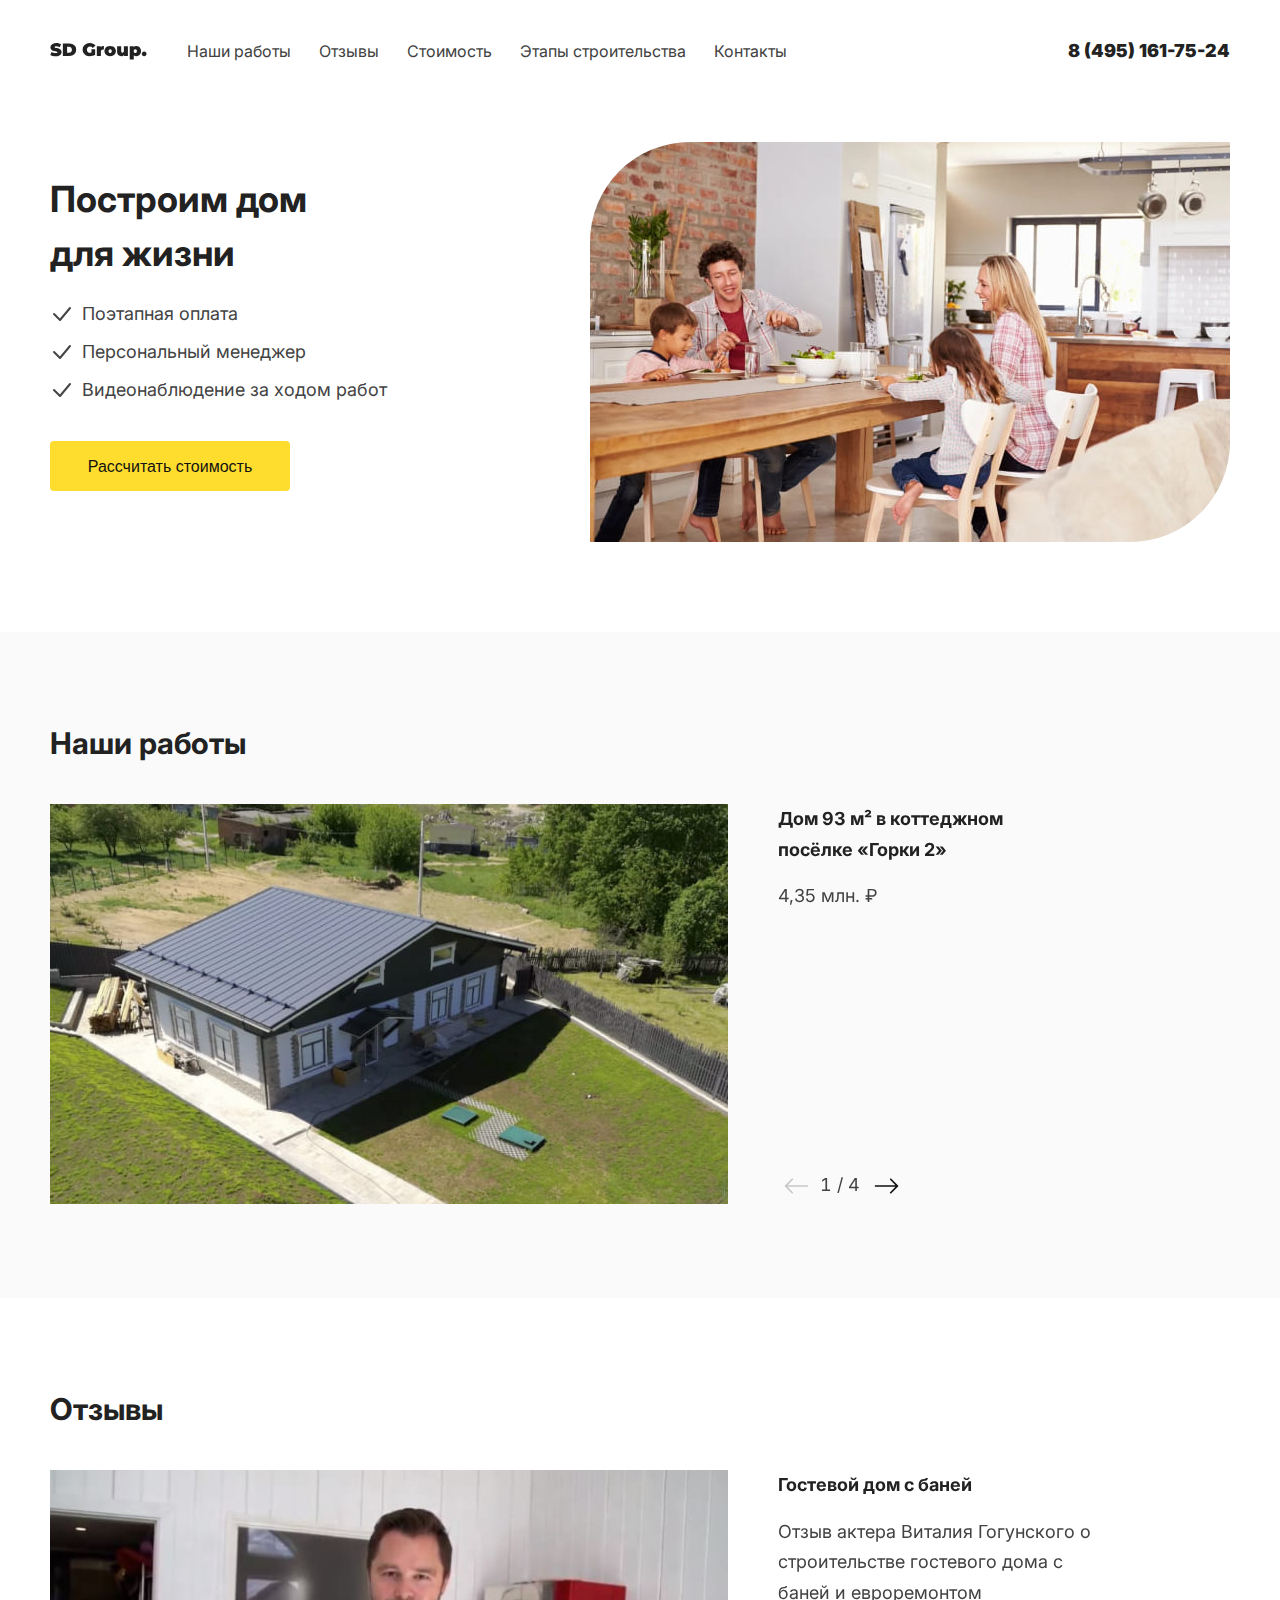
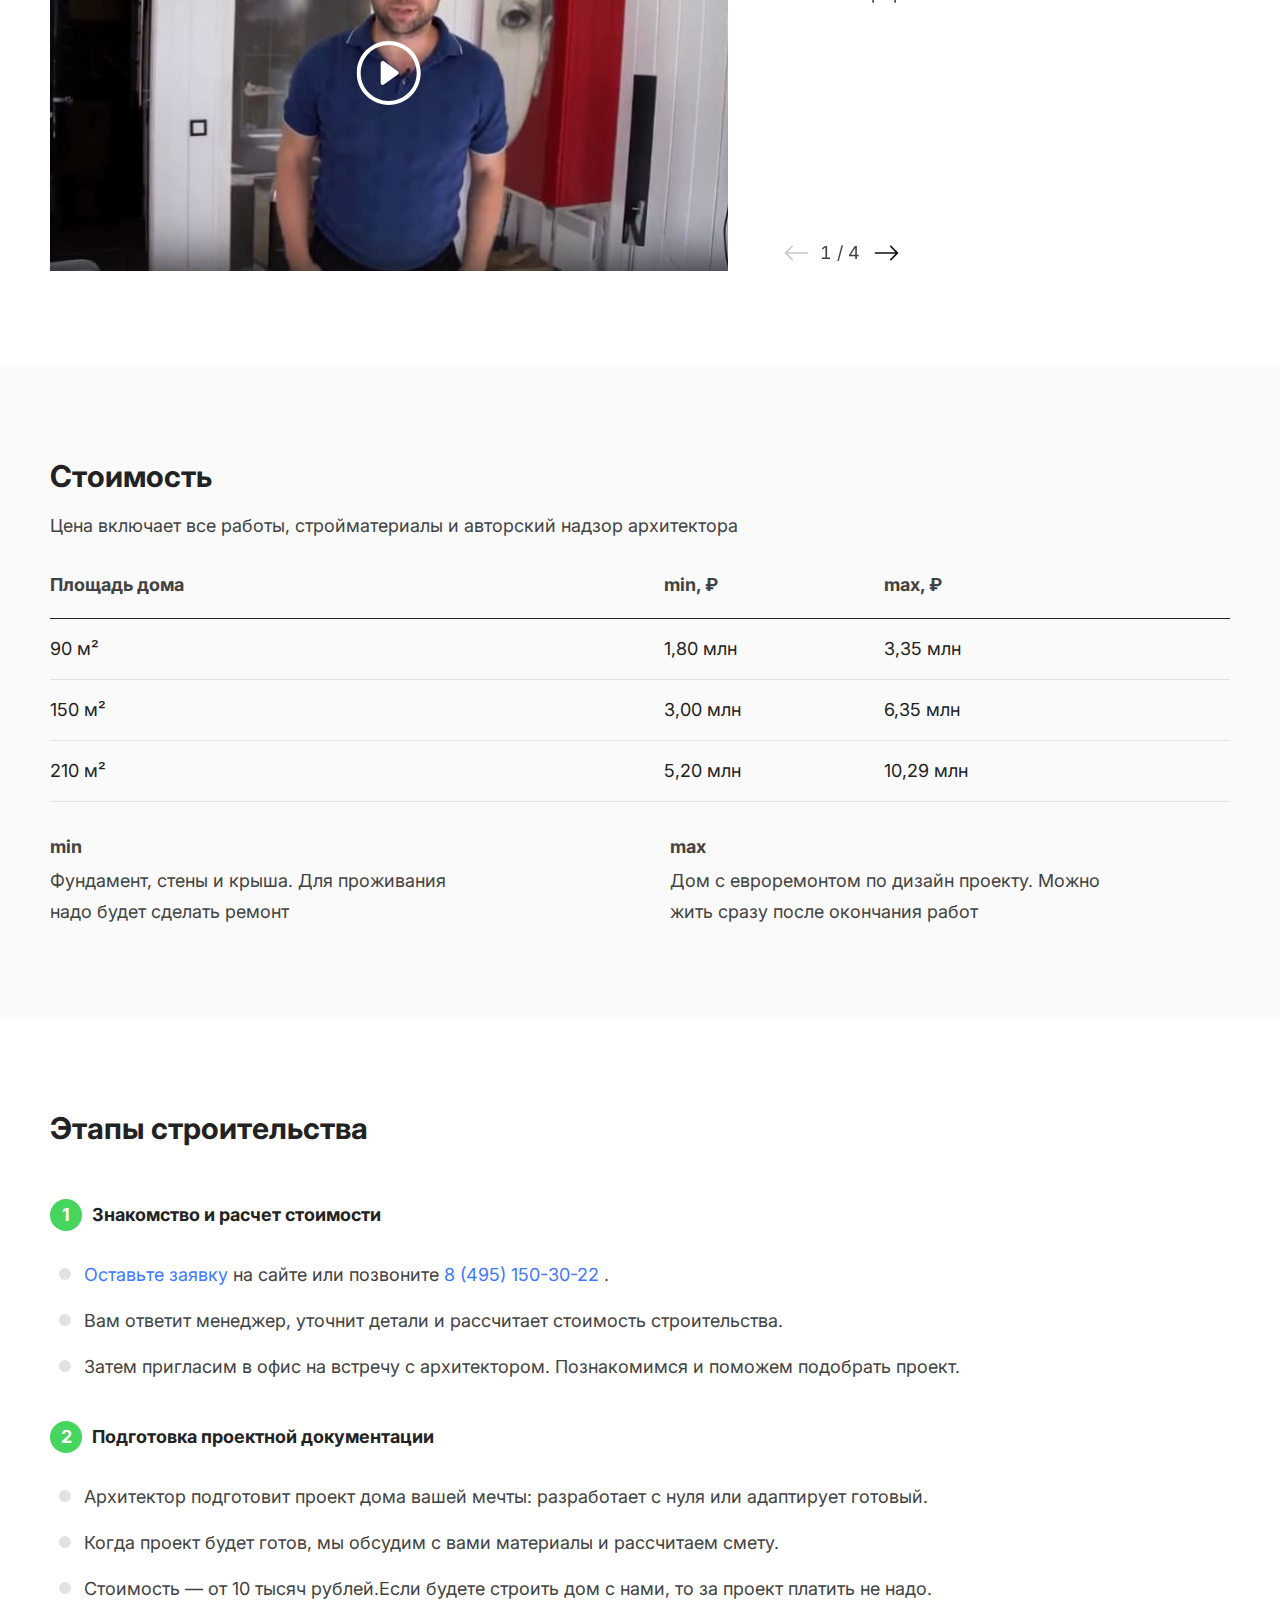
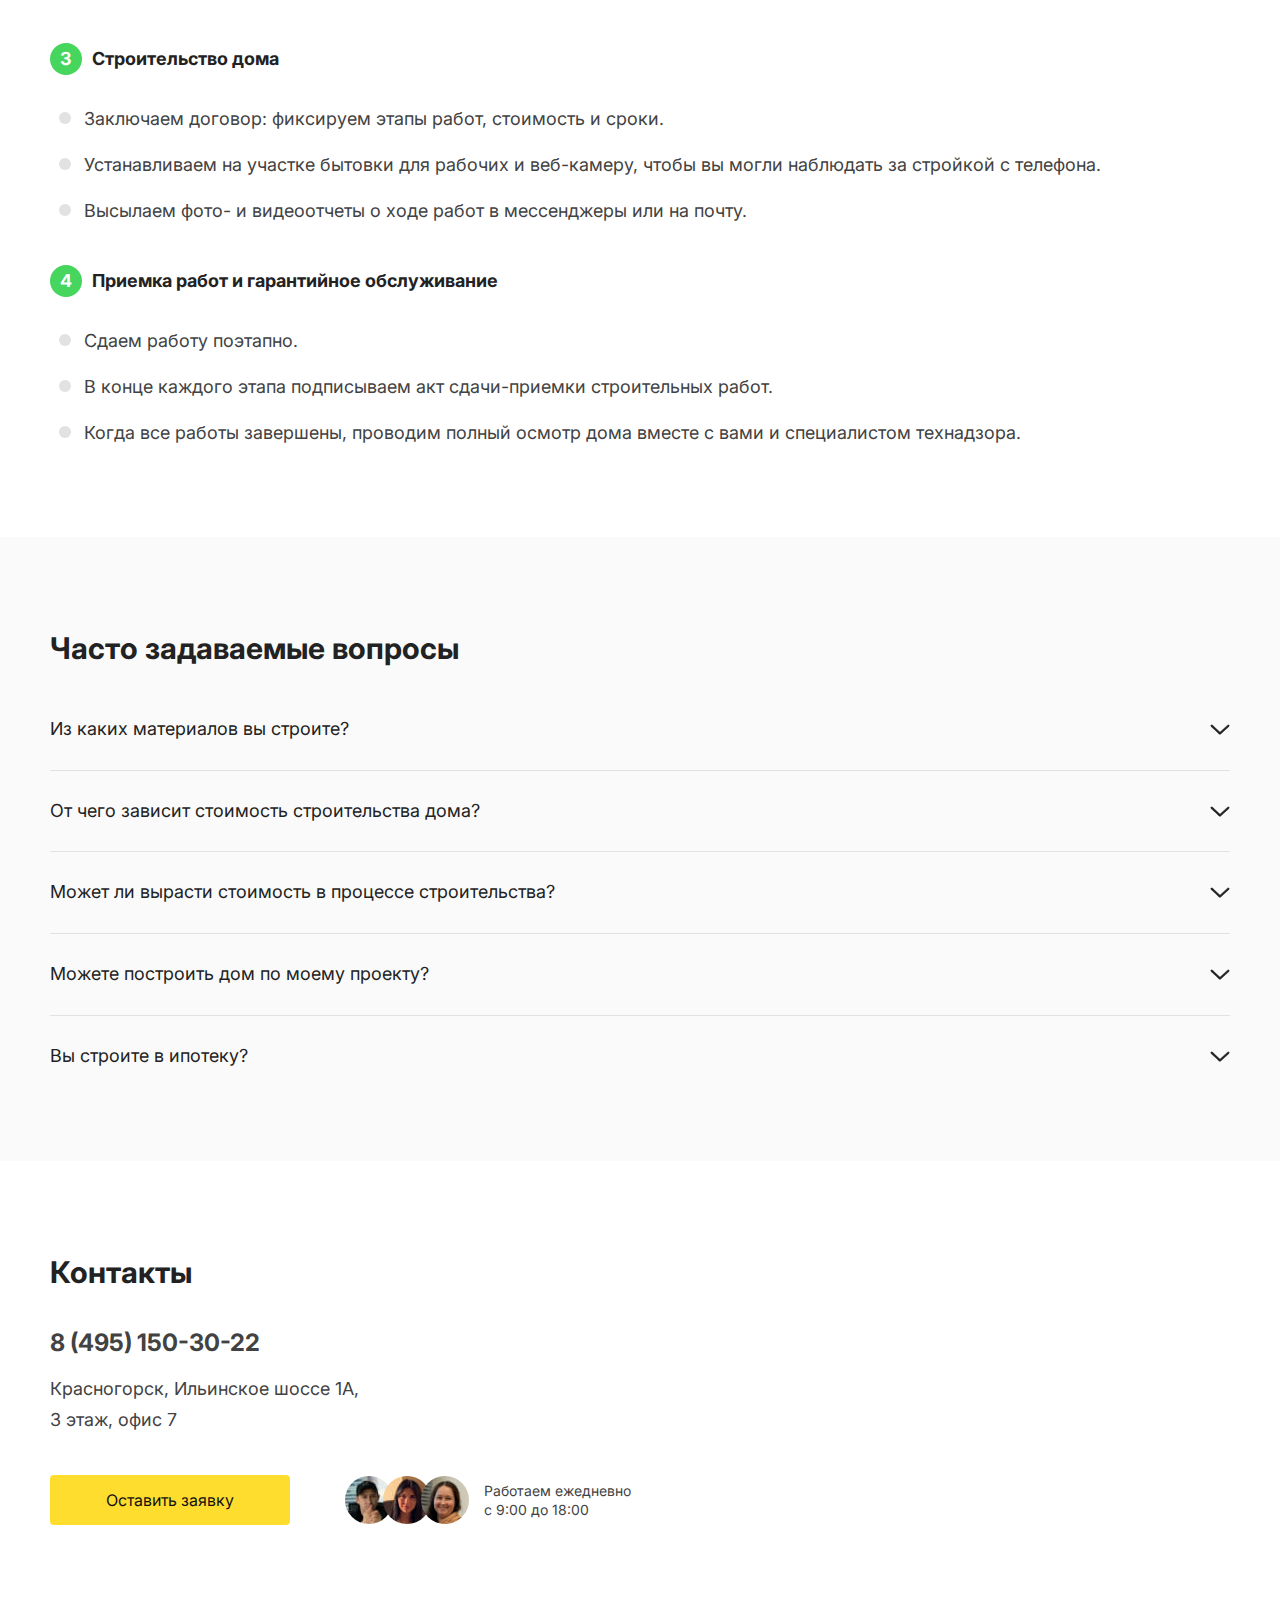
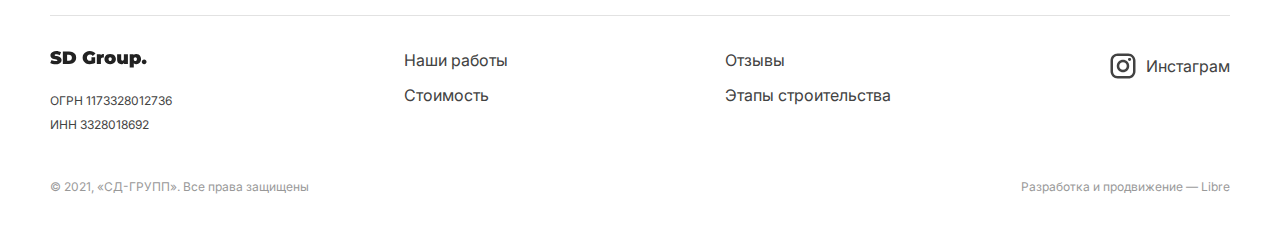
<file: index.html>
<!DOCTYPE html>
<html lang="en">

<head>
    <meta charset="UTF-8">
    <meta http-equiv="X-UA-Compatible" content="IE=edge">
    <meta name="viewport" content="width=device-width, initial-scale=1.0">
    <title>Главная</title>
    <link rel="stylesheet" href="https://unpkg.com/swiper/swiper-bundle.min.css" />
    <link rel="stylesheet" href="assets/css/style.css">
</head>

<body>
    <div class="wrapper">
        <header class="header">
            <div class="container">
                <div class="header__inner">
                    <div class="header__left">
                        <a class="header__logo" href="#">
                            <svg width="97" height="17" viewBox="0 0 97 17" fill="none" xmlns="http://www.w3.org/2000/svg">
                                <path d="M5.724 13.288C4.68 13.288 3.66 13.174 2.664 12.946C1.68 12.706 0.87 12.388 0.234 11.992L1.602 8.896C2.202 9.244 2.874 9.526 3.618 9.742C4.362 9.946 5.076 10.048 5.76 10.048C6.348 10.048 6.768 9.994 7.02 9.886C7.272 9.766 7.398 9.592 7.398 9.364C7.398 9.1 7.23 8.902 6.894 8.77C6.57 8.638 6.03 8.494 5.274 8.338C4.302 8.134 3.492 7.918 2.844 7.69C2.196 7.45 1.632 7.066 1.152 6.538C0.672 5.998 0.432 5.272 0.432 4.36C0.432 3.568 0.654 2.848 1.098 2.2C1.542 1.552 2.202 1.042 3.078 0.669999C3.966 0.297999 5.04 0.112 6.3 0.112C7.164 0.112 8.01 0.207999 8.838 0.399999C9.678 0.579999 10.416 0.849999 11.052 1.21L9.774 4.288C8.538 3.664 7.368 3.352 6.264 3.352C5.172 3.352 4.626 3.616 4.626 4.144C4.626 4.396 4.788 4.588 5.112 4.72C5.436 4.84 5.97 4.972 6.714 5.116C7.674 5.296 8.484 5.506 9.144 5.746C9.804 5.974 10.374 6.352 10.854 6.88C11.346 7.408 11.592 8.128 11.592 9.04C11.592 9.832 11.37 10.552 10.926 11.2C10.482 11.836 9.816 12.346 8.928 12.73C8.052 13.102 6.984 13.288 5.724 13.288ZM12.8561 0.399999H19.0661C20.4701 0.399999 21.7061 0.657999 22.7741 1.174C23.8541 1.678 24.6881 2.404 25.2761 3.352C25.8761 4.3 26.1761 5.416 26.1761 6.7C26.1761 7.984 25.8761 9.1 25.2761 10.048C24.6881 10.996 23.8541 11.728 22.7741 12.244C21.7061 12.748 20.4701 13 19.0661 13H12.8561V0.399999ZM18.8861 9.688C19.7981 9.688 20.5241 9.43 21.0641 8.914C21.6161 8.386 21.8921 7.648 21.8921 6.7C21.8921 5.752 21.6161 5.02 21.0641 4.504C20.5241 3.976 19.7981 3.712 18.8861 3.712H17.1041V9.688H18.8861ZM41.4577 6.358H45.1477V11.686C44.4037 12.202 43.5397 12.598 42.5557 12.874C41.5717 13.15 40.6057 13.288 39.6577 13.288C38.3137 13.288 37.1077 13.012 36.0397 12.46C34.9717 11.896 34.1317 11.116 33.5197 10.12C32.9197 9.112 32.6197 7.972 32.6197 6.7C32.6197 5.428 32.9197 4.294 33.5197 3.298C34.1317 2.29 34.9777 1.51 36.0577 0.957999C37.1497 0.394 38.3797 0.112 39.7477 0.112C40.9837 0.112 42.0877 0.321999 43.0597 0.741999C44.0437 1.15 44.8597 1.75 45.5077 2.542L42.7897 4.936C41.9977 4.012 41.0557 3.55 39.9637 3.55C39.0277 3.55 38.2837 3.832 37.7317 4.396C37.1797 4.96 36.9037 5.728 36.9037 6.7C36.9037 7.648 37.1737 8.41 37.7137 8.986C38.2657 9.562 38.9977 9.85 39.9097 9.85C40.4497 9.85 40.9657 9.748 41.4577 9.544V6.358ZM50.7016 4.216C51.4216 3.388 52.4836 2.974 53.8876 2.974V6.574C53.5636 6.526 53.2636 6.502 52.9876 6.502C51.5956 6.502 50.8996 7.21 50.8996 8.626V13H46.8316V3.154H50.7016V4.216ZM60.1547 13.18C59.0627 13.18 58.0787 12.964 57.2027 12.532C56.3387 12.088 55.6607 11.482 55.1687 10.714C54.6767 9.934 54.4307 9.052 54.4307 8.068C54.4307 7.084 54.6767 6.208 55.1687 5.44C55.6607 4.66 56.3387 4.054 57.2027 3.622C58.0787 3.19 59.0627 2.974 60.1547 2.974C61.2587 2.974 62.2427 3.19 63.1067 3.622C63.9827 4.054 64.6607 4.66 65.1407 5.44C65.6327 6.208 65.8787 7.084 65.8787 8.068C65.8787 9.052 65.6327 9.934 65.1407 10.714C64.6607 11.482 63.9827 12.088 63.1067 12.532C62.2427 12.964 61.2587 13.18 60.1547 13.18ZM60.1547 10.012C60.6227 10.012 61.0067 9.844 61.3067 9.508C61.6067 9.16 61.7567 8.68 61.7567 8.068C61.7567 7.456 61.6067 6.982 61.3067 6.646C61.0067 6.31 60.6227 6.142 60.1547 6.142C59.6867 6.142 59.3027 6.31 59.0027 6.646C58.7027 6.982 58.5527 7.456 58.5527 8.068C58.5527 8.68 58.7027 9.16 59.0027 9.508C59.3027 9.844 59.6867 10.012 60.1547 10.012ZM77.916 3.154V13H74.046V12.064C73.686 12.436 73.266 12.718 72.786 12.91C72.306 13.09 71.796 13.18 71.256 13.18C70.008 13.18 69.006 12.802 68.25 12.046C67.494 11.278 67.116 10.126 67.116 8.59V3.154H71.184V7.888C71.184 8.56 71.292 9.04 71.508 9.328C71.724 9.616 72.042 9.76 72.462 9.76C72.858 9.76 73.188 9.604 73.452 9.292C73.716 8.968 73.848 8.464 73.848 7.78V3.154H77.916ZM86.2903 2.974C87.1543 2.974 87.9463 3.184 88.6663 3.604C89.3983 4.012 89.9743 4.606 90.3943 5.386C90.8263 6.166 91.0423 7.066 91.0423 8.086C91.0423 9.106 90.8263 10.006 90.3943 10.786C89.9743 11.554 89.3983 12.148 88.6663 12.568C87.9463 12.976 87.1543 13.18 86.2903 13.18C85.1983 13.18 84.3643 12.898 83.7883 12.334V16.492H79.7203V3.154H83.5903V3.964C84.1783 3.304 85.0783 2.974 86.2903 2.974ZM85.3183 10.012C85.7863 10.012 86.1703 9.844 86.4703 9.508C86.7703 9.172 86.9203 8.698 86.9203 8.086C86.9203 7.474 86.7703 7 86.4703 6.664C86.1703 6.316 85.7863 6.142 85.3183 6.142C84.8503 6.142 84.4663 6.316 84.1663 6.664C83.8663 7 83.7163 7.474 83.7163 8.086C83.7163 8.698 83.8663 9.172 84.1663 9.508C84.4663 9.844 84.8503 10.012 85.3183 10.012ZM94.1598 13.18C93.4758 13.18 92.9058 12.964 92.4498 12.532C92.0058 12.088 91.7838 11.524 91.7838 10.84C91.7838 10.156 92.0058 9.604 92.4498 9.184C92.9058 8.752 93.4758 8.536 94.1598 8.536C94.8438 8.536 95.4078 8.752 95.8518 9.184C96.3078 9.604 96.5358 10.156 96.5358 10.84C96.5358 11.524 96.3078 12.088 95.8518 12.532C95.4078 12.964 94.8438 13.18 94.1598 13.18Z" fill="#222222"/>
                            </svg>
                        </a>
                        <nav class="header__nav nav nav-home">
                            <ul>
                                <li class="nav__item"><a href="#our-job"> Наши работы</a></li>
                                <li class="nav__item"><a href="#feedback"> Отзывы</a></li>
                                <li class="nav__item"><a href="#price"> Стоимость</a></li>
                                <li class="nav__item"><a href="#stage"> Этапы строительства</a></li>
                                <li class="nav__item"><a href="#contacts"> Контакты</a></li>
                            </ul>
                            <div class="nav-mob">
                                <p>
                                    <svg width="30" height="30" viewBox="0 0 24 24" fill="none" xmlns="http://www.w3.org/2000/svg">
                                        <path d="M7.79991 2H16.1999C19.3999 2 21.9999 4.6 21.9999 7.8V16.2C21.9999 17.7383 21.3888 19.2135 20.3011 20.3012C19.2134 21.3889 17.7382 22 16.1999 22H7.79991C4.59991 22 1.99991 19.4 1.99991 16.2V7.8C1.99991 6.26174 2.61098 4.78649 3.69869 3.69878C4.7864 2.61107 6.26165 2 7.79991 2ZM7.59991 4C6.64513 4 5.72945 4.37928 5.05432 5.05442C4.37919 5.72955 3.99991 6.64522 3.99991 7.6V16.4C3.99991 18.39 5.60991 20 7.59991 20H16.3999C17.3547 20 18.2704 19.6207 18.9455 18.9456C19.6206 18.2705 19.9999 17.3548 19.9999 16.4V7.6C19.9999 5.61 18.3899 4 16.3999 4H7.59991ZM17.2499 5.5C17.5814 5.5 17.8994 5.6317 18.1338 5.86612C18.3682 6.10054 18.4999 6.41848 18.4999 6.75C18.4999 7.08152 18.3682 7.39946 18.1338 7.63388C17.8994 7.8683 17.5814 8 17.2499 8C16.9184 8 16.6004 7.8683 16.366 7.63388C16.1316 7.39946 15.9999 7.08152 15.9999 6.75C15.9999 6.41848 16.1316 6.10054 16.366 5.86612C16.6004 5.6317 16.9184 5.5 17.2499 5.5ZM11.9999 7C13.326 7 14.5978 7.52678 15.5354 8.46447C16.4731 9.40215 16.9999 10.6739 16.9999 12C16.9999 13.3261 16.4731 14.5979 15.5354 15.5355C14.5978 16.4732 13.326 17 11.9999 17C10.6738 17 9.40206 16.4732 8.46437 15.5355C7.52669 14.5979 6.99991 13.3261 6.99991 12C6.99991 10.6739 7.52669 9.40215 8.46437 8.46447C9.40206 7.52678 10.6738 7 11.9999 7ZM11.9999 9C11.2043 9 10.4412 9.31607 9.87859 9.87868C9.31598 10.4413 8.99991 11.2044 8.99991 12C8.99991 12.7956 9.31598 13.5587 9.87859 14.1213C10.4412 14.6839 11.2043 15 11.9999 15C12.7956 15 13.5586 14.6839 14.1212 14.1213C14.6838 13.5587 14.9999 12.7956 14.9999 12C14.9999 11.2044 14.6838 10.4413 14.1212 9.87868C13.5586 9.31607 12.7956 9 11.9999 9Z" fill="#424242"/>
                                    </svg>
                                </p>
                                <a class="nav__phone" href="tel:84951617524">8 (495) 161-75-24</a>
                                <p class="nav__time ">Работаем ежедневно с 9:00 до 18:00</p>
                                <button class="nav__btn">Рассчитать стоимость</button>
                                <p class="nav__agree">© 2021, «СД-ГРУПП». Все права защищены</p>
                                <p class="nav__info">Разработка и продвижение — Libre</p>

                            </div>
                        </nav>
                    </div>
                    <div class="header__burger">
                        <span></span>
                    </div>
                    <a class="header__phone" href="tel:84951617524">8 (495) 161-75-24</a>
                </div>
            </div>
        </header>

        <section class="main">
            <div class="container">
                <div class="main__inner">
                    <div class="main__left">
                        <h1 class="main__title">Построим дом <br> для жизни</h1>
                        <ul class="main__list">
                            <li class="main__list-item">Поэтапная оплата</li>
                            <li class="main__list-item">Персональный менеджер</li>
                            <li class="main__list-item">Видеонаблюдение за ходом работ</li>
                        </ul>
                        <button class="main__btn"><a href="form.html">Рассчитать стоимость</a> </button>

                    </div>
                    <img class="main__img" src="assets/images/main.jpg" alt="">
                </div>
            </div>
        </section>

        <section id="our-job" class="our-job">
            <div class="container">
                <div class="our-job__inner">
                    <h2 class="our-job__title">Наши работы</h2>
                    <div #swiperRef="" class="swiper-container">
                        <div class="swiper-wrapper">
                            <div class="swiper-slide slide1">
                                <div class="our-job__img">
                                    <img src="assets/images/job1.jpg" alt="">
                                </div>

                                <div class="our-job__right">
                                    <h3 class="our-job__slide-title">Дом 93 м² в коттеджном <br> посёлке «Горки 2»</h3>
                                    <p class="our-job__price">4,35 млн. ₽</p>
                                </div>
                            </div>
                            <div class="swiper-slide slide2">
                                <div class="our-job__img">
                                    <img src="assets/images/job1.jpg" alt="">
                                </div>

                                <div class="our-job__right">
                                    <h3 class="our-job__slide-title">Дом 93 м² в коттеджном <br> посёлке «Горки 2» 2</h3>
                                    <p class="our-job__price">4,35 млн. ₽</p>
                                </div>
                            </div>
                            <div class="swiper-slide">
                                <div class="our-job__img">
                                    <img src="assets/images/job1.jpg" alt="">
                                </div>

                                <div class="our-job__right">
                                    <h3 class="our-job__slide-title">Дом 93 м² в коттеджном <br> посёлке «Горки 2» 3</h3>
                                    <p class="our-job__price">4,35 млн. ₽</p>
                                </div>
                            </div>
                            <div class="swiper-slide">
                                <div class="our-job__img">
                                    <img src="assets/images/job1.jpg" alt="">
                                </div>

                                <div class="our-job__right">
                                    <h3 class="our-job__slide-title">Дом 93 м² в коттеджном <br> посёлке «Горки 2» 4</h3>
                                    <p class="our-job__price">4,35 млн. ₽</p>
                                </div>
                            </div>
                        </div>
                        <div class="swiper-button-next">
                            <svg width="28" height="28" viewBox="0 0 28 28" fill="none" xmlns="http://www.w3.org/2000/svg">
                                <path fill-rule="evenodd" clip-rule="evenodd" d="M1.75 14C1.75 13.7679 1.84219 13.5454 2.00628 13.3813C2.17038 13.2172 2.39294 13.125 2.625 13.125H23.2628L17.7555 7.61951C17.5912 7.45521 17.4989 7.23236 17.4989 7.00001C17.4989 6.76765 17.5912 6.54481 17.7555 6.38051C17.9198 6.2162 18.1426 6.1239 18.375 6.1239C18.6074 6.1239 18.8302 6.2162 18.9945 6.38051L25.9945 13.3805C26.076 13.4618 26.1406 13.5583 26.1847 13.6646C26.2289 13.771 26.2516 13.8849 26.2516 14C26.2516 14.1151 26.2289 14.2291 26.1847 14.3354C26.1406 14.4417 26.076 14.5382 25.9945 14.6195L18.9945 21.6195C18.8302 21.7838 18.6074 21.8761 18.375 21.8761C18.1426 21.8761 17.9198 21.7838 17.7555 21.6195C17.5912 21.4552 17.4989 21.2324 17.4989 21C17.4989 20.7676 17.5912 20.5448 17.7555 20.3805L23.2628 14.875H2.625C2.39294 14.875 2.17038 14.7828 2.00628 14.6187C1.84219 14.4546 1.75 14.2321 1.75 14Z" fill="#111111"/>
                            </svg>
                        </div>
                        <div class="swiper-button-prev">
                            <svg width="28" height="28" viewBox="0 0 28 28" fill="none" xmlns="http://www.w3.org/2000/svg">
                                <path fill-rule="evenodd" clip-rule="evenodd" d="M26.2499 14C26.2499 13.7679 26.1577 13.5454 25.9937 13.3813C25.8296 13.2172 25.607 13.125 25.3749 13.125H4.73718L10.2444 7.61951C10.3258 7.53815 10.3903 7.44157 10.4343 7.33528C10.4784 7.22898 10.501 7.11506 10.501 7.00001C10.501 6.88495 10.4784 6.77103 10.4343 6.66474C10.3903 6.55844 10.3258 6.46186 10.2444 6.38051C10.1631 6.29915 10.0665 6.23462 9.9602 6.19059C9.85391 6.14656 9.73998 6.1239 9.62493 6.1239C9.50988 6.1239 9.39595 6.14656 9.28966 6.19059C9.18337 6.23462 9.08678 6.29915 9.00543 6.38051L2.00543 13.3805C1.92395 13.4618 1.8593 13.5583 1.81518 13.6646C1.77107 13.771 1.74837 13.8849 1.74837 14C1.74837 14.1151 1.77107 14.2291 1.81518 14.3354C1.8593 14.4417 1.92395 14.5382 2.00543 14.6195L9.00543 21.6195C9.08678 21.7009 9.18337 21.7654 9.28966 21.8094C9.39595 21.8534 9.50988 21.8761 9.62493 21.8761C9.73998 21.8761 9.85391 21.8534 9.9602 21.8094C10.0665 21.7654 10.1631 21.7009 10.2444 21.6195C10.3258 21.5382 10.3903 21.4416 10.4343 21.3353C10.4784 21.229 10.501 21.1151 10.501 21C10.501 20.885 10.4784 20.771 10.4343 20.6647C10.3903 20.5584 10.3258 20.4619 10.2444 20.3805L4.73718 14.875H25.3749C25.607 14.875 25.8296 14.7828 25.9937 14.6187C26.1577 14.4546 26.2499 14.2321 26.2499 14Z" fill="#111111"/>
                            </svg>
                        </div>
                        <div class="swiper-pagination"></div>
                    </div>
                </div>
            </div>
        </section>

        <section class="feedback" id="feedback">
            <div class="container">
                <div class="feedback__inner">
                    <h2 class="feedback__title">Отзывы</h2>
                    <div #swiperRef="" class="swiper-container">
                        <div class="swiper-wrapper">
                            <div class="swiper-slide">
                                <div class="feedback__video">
                                    <img src="assets/images/video-poster.jpg" alt="">
                                    <button class="feedback__play-btn">
                                        <svg width="65" height="65" viewBox="0 0 65 65" fill="none" xmlns="http://www.w3.org/2000/svg">
                                            <path d="M32.1882 60.4445C24.7621 60.4445 17.6402 57.4945 12.3892 52.2434C7.13819 46.9924 4.1882 39.8705 4.1882 32.4445C4.1882 25.0184 7.13819 17.8965 12.3892 12.6455C17.6402 7.39445 24.7621 4.44446 32.1882 4.44446C39.6143 4.44446 46.7362 7.39445 51.9872 12.6455C57.2382 17.8965 60.1882 25.0184 60.1882 32.4445C60.1882 39.8705 57.2382 46.9924 51.9872 52.2434C46.7362 57.4945 39.6143 60.4445 32.1882 60.4445ZM32.1882 64.4445C40.6751 64.4445 48.8145 61.073 54.8156 55.0719C60.8168 49.0707 64.1882 40.9314 64.1882 32.4445C64.1882 23.9575 60.8168 15.8182 54.8156 9.81704C48.8145 3.81588 40.6751 0.444458 32.1882 0.444458C23.7013 0.444458 15.5619 3.81588 9.56079 9.81704C3.55962 15.8182 0.188202 23.9575 0.188202 32.4445C0.188202 40.9314 3.55962 49.0707 9.56079 55.0719C15.5619 61.073 23.7013 64.4445 32.1882 64.4445Z" fill="white"/>
                                            <path d="M25.2722 20.6644C25.5993 20.4959 25.9666 20.421 26.3336 20.4478C26.7006 20.4746 27.053 20.6022 27.3522 20.8164L41.3523 30.8164C41.6115 31.0014 41.8229 31.2457 41.9687 31.5288C42.1145 31.812 42.1905 32.1259 42.1905 32.4444C42.1905 32.7629 42.1145 33.0768 41.9687 33.36C41.8229 33.6431 41.6115 33.8874 41.3523 34.0724L27.3522 44.0724C27.0531 44.2864 26.7008 44.4139 26.3341 44.4407C25.9673 44.4675 25.6002 44.3927 25.2732 44.2244C24.9461 44.0561 24.6718 43.801 24.4804 43.4869C24.289 43.1729 24.1879 42.8122 24.1882 42.4444V22.4444C24.1878 22.0767 24.2888 21.7161 24.48 21.402C24.6713 21.088 24.9454 20.8328 25.2722 20.6644Z" fill="white"/>
                                        </svg>
                                    </button>


                                </div>
                                <div class="feedback__right">
                                    <h3 class="feedback__slide-title">Гостевой дом с баней</h3>
                                    <p class="feedback__desc">Отзыв актера Виталия Гогунского о <br> cтроительстве гостевого дома с <br> баней и евроремонтом</p>
                                </div>
                            </div>
                            <div class="swiper-slide">
                                <div class="feedback__video">
                                    <img src="assets/images/video-poster.jpg" alt="">
                                    <button class="feedback__play-btn">
                                        <svg width="65" height="65" viewBox="0 0 65 65" fill="none" xmlns="http://www.w3.org/2000/svg">
                                            <path d="M32.1882 60.4445C24.7621 60.4445 17.6402 57.4945 12.3892 52.2434C7.13819 46.9924 4.1882 39.8705 4.1882 32.4445C4.1882 25.0184 7.13819 17.8965 12.3892 12.6455C17.6402 7.39445 24.7621 4.44446 32.1882 4.44446C39.6143 4.44446 46.7362 7.39445 51.9872 12.6455C57.2382 17.8965 60.1882 25.0184 60.1882 32.4445C60.1882 39.8705 57.2382 46.9924 51.9872 52.2434C46.7362 57.4945 39.6143 60.4445 32.1882 60.4445ZM32.1882 64.4445C40.6751 64.4445 48.8145 61.073 54.8156 55.0719C60.8168 49.0707 64.1882 40.9314 64.1882 32.4445C64.1882 23.9575 60.8168 15.8182 54.8156 9.81704C48.8145 3.81588 40.6751 0.444458 32.1882 0.444458C23.7013 0.444458 15.5619 3.81588 9.56079 9.81704C3.55962 15.8182 0.188202 23.9575 0.188202 32.4445C0.188202 40.9314 3.55962 49.0707 9.56079 55.0719C15.5619 61.073 23.7013 64.4445 32.1882 64.4445Z" fill="white"/>
                                            <path d="M25.2722 20.6644C25.5993 20.4959 25.9666 20.421 26.3336 20.4478C26.7006 20.4746 27.053 20.6022 27.3522 20.8164L41.3523 30.8164C41.6115 31.0014 41.8229 31.2457 41.9687 31.5288C42.1145 31.812 42.1905 32.1259 42.1905 32.4444C42.1905 32.7629 42.1145 33.0768 41.9687 33.36C41.8229 33.6431 41.6115 33.8874 41.3523 34.0724L27.3522 44.0724C27.0531 44.2864 26.7008 44.4139 26.3341 44.4407C25.9673 44.4675 25.6002 44.3927 25.2732 44.2244C24.9461 44.0561 24.6718 43.801 24.4804 43.4869C24.289 43.1729 24.1879 42.8122 24.1882 42.4444V22.4444C24.1878 22.0767 24.2888 21.7161 24.48 21.402C24.6713 21.088 24.9454 20.8328 25.2722 20.6644Z" fill="white"/>
                                        </svg>
                                    </button>
                                </div>
                                <div class="feedback__right">
                                    <h3 class="feedback__slide-title">Гостевой дом с баней</h3>
                                    <p class="feedback__desc">Отзыв актера Виталия Гогунского о <br> cтроительстве гостевого дома с <br> баней и евроремонтом</p>
                                </div>
                            </div>
                            <div class="swiper-slide">
                                <div class="feedback__video">
                                    <img src="assets/images/video-poster.jpg" alt="">
                                    <button class="feedback__play-btn">
                                        <svg width="65" height="65" viewBox="0 0 65 65" fill="none" xmlns="http://www.w3.org/2000/svg">
                                            <path d="M32.1882 60.4445C24.7621 60.4445 17.6402 57.4945 12.3892 52.2434C7.13819 46.9924 4.1882 39.8705 4.1882 32.4445C4.1882 25.0184 7.13819 17.8965 12.3892 12.6455C17.6402 7.39445 24.7621 4.44446 32.1882 4.44446C39.6143 4.44446 46.7362 7.39445 51.9872 12.6455C57.2382 17.8965 60.1882 25.0184 60.1882 32.4445C60.1882 39.8705 57.2382 46.9924 51.9872 52.2434C46.7362 57.4945 39.6143 60.4445 32.1882 60.4445ZM32.1882 64.4445C40.6751 64.4445 48.8145 61.073 54.8156 55.0719C60.8168 49.0707 64.1882 40.9314 64.1882 32.4445C64.1882 23.9575 60.8168 15.8182 54.8156 9.81704C48.8145 3.81588 40.6751 0.444458 32.1882 0.444458C23.7013 0.444458 15.5619 3.81588 9.56079 9.81704C3.55962 15.8182 0.188202 23.9575 0.188202 32.4445C0.188202 40.9314 3.55962 49.0707 9.56079 55.0719C15.5619 61.073 23.7013 64.4445 32.1882 64.4445Z" fill="white"/>
                                            <path d="M25.2722 20.6644C25.5993 20.4959 25.9666 20.421 26.3336 20.4478C26.7006 20.4746 27.053 20.6022 27.3522 20.8164L41.3523 30.8164C41.6115 31.0014 41.8229 31.2457 41.9687 31.5288C42.1145 31.812 42.1905 32.1259 42.1905 32.4444C42.1905 32.7629 42.1145 33.0768 41.9687 33.36C41.8229 33.6431 41.6115 33.8874 41.3523 34.0724L27.3522 44.0724C27.0531 44.2864 26.7008 44.4139 26.3341 44.4407C25.9673 44.4675 25.6002 44.3927 25.2732 44.2244C24.9461 44.0561 24.6718 43.801 24.4804 43.4869C24.289 43.1729 24.1879 42.8122 24.1882 42.4444V22.4444C24.1878 22.0767 24.2888 21.7161 24.48 21.402C24.6713 21.088 24.9454 20.8328 25.2722 20.6644Z" fill="white"/>
                                        </svg>
                                    </button>
                                </div>
                                <div class="feedback__right">
                                    <h3 class="feedback__slide-title">Гостевой дом с баней</h3>
                                    <p class="feedback__desc">Отзыв актера Виталия Гогунского о <br> cтроительстве гостевого дома с <br> баней и евроремонтом</p>
                                </div>
                            </div>
                            <div class="swiper-slide">
                                <div class="feedback__video">
                                    <img src="assets/images/video-poster.jpg" alt="">
                                    <button class="feedback__play-btn">
                                        <svg width="65" height="65" viewBox="0 0 65 65" fill="none" xmlns="http://www.w3.org/2000/svg">
                                            <path d="M32.1882 60.4445C24.7621 60.4445 17.6402 57.4945 12.3892 52.2434C7.13819 46.9924 4.1882 39.8705 4.1882 32.4445C4.1882 25.0184 7.13819 17.8965 12.3892 12.6455C17.6402 7.39445 24.7621 4.44446 32.1882 4.44446C39.6143 4.44446 46.7362 7.39445 51.9872 12.6455C57.2382 17.8965 60.1882 25.0184 60.1882 32.4445C60.1882 39.8705 57.2382 46.9924 51.9872 52.2434C46.7362 57.4945 39.6143 60.4445 32.1882 60.4445ZM32.1882 64.4445C40.6751 64.4445 48.8145 61.073 54.8156 55.0719C60.8168 49.0707 64.1882 40.9314 64.1882 32.4445C64.1882 23.9575 60.8168 15.8182 54.8156 9.81704C48.8145 3.81588 40.6751 0.444458 32.1882 0.444458C23.7013 0.444458 15.5619 3.81588 9.56079 9.81704C3.55962 15.8182 0.188202 23.9575 0.188202 32.4445C0.188202 40.9314 3.55962 49.0707 9.56079 55.0719C15.5619 61.073 23.7013 64.4445 32.1882 64.4445Z" fill="white"/>
                                            <path d="M25.2722 20.6644C25.5993 20.4959 25.9666 20.421 26.3336 20.4478C26.7006 20.4746 27.053 20.6022 27.3522 20.8164L41.3523 30.8164C41.6115 31.0014 41.8229 31.2457 41.9687 31.5288C42.1145 31.812 42.1905 32.1259 42.1905 32.4444C42.1905 32.7629 42.1145 33.0768 41.9687 33.36C41.8229 33.6431 41.6115 33.8874 41.3523 34.0724L27.3522 44.0724C27.0531 44.2864 26.7008 44.4139 26.3341 44.4407C25.9673 44.4675 25.6002 44.3927 25.2732 44.2244C24.9461 44.0561 24.6718 43.801 24.4804 43.4869C24.289 43.1729 24.1879 42.8122 24.1882 42.4444V22.4444C24.1878 22.0767 24.2888 21.7161 24.48 21.402C24.6713 21.088 24.9454 20.8328 25.2722 20.6644Z" fill="white"/>
                                        </svg>
                                    </button>
                                </div>
                                <div class="feedback__right">
                                    <h3 class="feedback__slide-title">Гостевой дом с баней</h3>
                                    <p class="feedback__desc">Отзыв актера Виталия Гогунского о <br> cтроительстве гостевого дома с <br> баней и евроремонтом</p>
                                </div>
                            </div>
                        </div>
                        <div class="swiper-button-next">
                            <svg width="28" height="28" viewBox="0 0 28 28" fill="none" xmlns="http://www.w3.org/2000/svg">
                                <path fill-rule="evenodd" clip-rule="evenodd" d="M1.75 14C1.75 13.7679 1.84219 13.5454 2.00628 13.3813C2.17038 13.2172 2.39294 13.125 2.625 13.125H23.2628L17.7555 7.61951C17.5912 7.45521 17.4989 7.23236 17.4989 7.00001C17.4989 6.76765 17.5912 6.54481 17.7555 6.38051C17.9198 6.2162 18.1426 6.1239 18.375 6.1239C18.6074 6.1239 18.8302 6.2162 18.9945 6.38051L25.9945 13.3805C26.076 13.4618 26.1406 13.5583 26.1847 13.6646C26.2289 13.771 26.2516 13.8849 26.2516 14C26.2516 14.1151 26.2289 14.2291 26.1847 14.3354C26.1406 14.4417 26.076 14.5382 25.9945 14.6195L18.9945 21.6195C18.8302 21.7838 18.6074 21.8761 18.375 21.8761C18.1426 21.8761 17.9198 21.7838 17.7555 21.6195C17.5912 21.4552 17.4989 21.2324 17.4989 21C17.4989 20.7676 17.5912 20.5448 17.7555 20.3805L23.2628 14.875H2.625C2.39294 14.875 2.17038 14.7828 2.00628 14.6187C1.84219 14.4546 1.75 14.2321 1.75 14Z" fill="#111111"/>
                            </svg>
                        </div>
                        <div class="swiper-button-prev">
                            <svg width="28" height="28" viewBox="0 0 28 28" fill="none" xmlns="http://www.w3.org/2000/svg">
                                <path fill-rule="evenodd" clip-rule="evenodd" d="M26.2499 14C26.2499 13.7679 26.1577 13.5454 25.9937 13.3813C25.8296 13.2172 25.607 13.125 25.3749 13.125H4.73718L10.2444 7.61951C10.3258 7.53815 10.3903 7.44157 10.4343 7.33528C10.4784 7.22898 10.501 7.11506 10.501 7.00001C10.501 6.88495 10.4784 6.77103 10.4343 6.66474C10.3903 6.55844 10.3258 6.46186 10.2444 6.38051C10.1631 6.29915 10.0665 6.23462 9.9602 6.19059C9.85391 6.14656 9.73998 6.1239 9.62493 6.1239C9.50988 6.1239 9.39595 6.14656 9.28966 6.19059C9.18337 6.23462 9.08678 6.29915 9.00543 6.38051L2.00543 13.3805C1.92395 13.4618 1.8593 13.5583 1.81518 13.6646C1.77107 13.771 1.74837 13.8849 1.74837 14C1.74837 14.1151 1.77107 14.2291 1.81518 14.3354C1.8593 14.4417 1.92395 14.5382 2.00543 14.6195L9.00543 21.6195C9.08678 21.7009 9.18337 21.7654 9.28966 21.8094C9.39595 21.8534 9.50988 21.8761 9.62493 21.8761C9.73998 21.8761 9.85391 21.8534 9.9602 21.8094C10.0665 21.7654 10.1631 21.7009 10.2444 21.6195C10.3258 21.5382 10.3903 21.4416 10.4343 21.3353C10.4784 21.229 10.501 21.1151 10.501 21C10.501 20.885 10.4784 20.771 10.4343 20.6647C10.3903 20.5584 10.3258 20.4619 10.2444 20.3805L4.73718 14.875H25.3749C25.607 14.875 25.8296 14.7828 25.9937 14.6187C26.1577 14.4546 26.2499 14.2321 26.2499 14Z" fill="#111111"/>
                            </svg>
                        </div>
                        <div class="swiper-pagination"></div>
                    </div>
                </div>
            </div>
        </section>

        <section class="price" id="price">
            <div class="container">
                <div class="price__inner">
                    <h2 class="price__title">Стоимость</h2>
                    <p class="price__desc">Цена включает все работы, стройматериалы и авторский надзор архитектора</p>
                    <div class="price__table">
                        <div class="price__table-row price__table-head">
                            <div class="price__table-left">
                                <span>Площадь <span class="price__mob-hidden">дома</span> </span>
                            </div>
                            <div class="price__table-right">
                                <span>min, ₽</span>
                                <span>max, ₽</span>
                            </div>
                        </div>
                        <div class="price__table-row">
                            <div class="price__table-left">
                                <span>90 м²</span>
                            </div>
                            <div class="price__table-right">
                                <span>1,80 млн</span>
                                <span>3,35 млн </span>
                            </div>
                        </div>
                        <div class="price__table-row">
                            <div class="price__table-left">
                                <span>150 м²</span>
                            </div>
                            <div class="price__table-right">
                                <span>3,00 млн</span>
                                <span>6,35 млн</span>
                            </div>
                        </div>
                        <div class="price__table-row">
                            <div class="price__table-left">
                                <span>210 м²</span>
                            </div>
                            <div class="price__table-right">
                                <span>5,20 млн</span>
                                <span>10,29 млн </span>
                            </div>
                        </div>
                    </div>
                    <div class="price__bottom">
                        <div class="price__item">
                            <p class="price__item-title">min</p>
                            <p class="price__item-desc">Фундамент, стены и крыша. Для проживания <br> надо будет сделать ремонт</p>
                        </div>
                        <div class="price__item">
                            <p class="price__item-title">max</p>
                            <p class="price__item-desc">Дом с евроремонтом по дизайн проекту. Можно <br> жить сразу после окончания работ</p>
                        </div>
                    </div>
                </div>
            </div>
        </section>

        <section class="stage" id="stage">
            <div class="container">
                <div class="stage__inner">
                    <h2 class="stage__title">Этапы строительства</h2>
                    <div class="stage__items">
                        <div class="stage__item">
                            <h3 class="stage__item-title">
                                <span>1</span> Знакомство и расчет стоимости
                            </h3>
                            <ul>
                                <li class="stage__item-li"> <span class="blue">Оставьте заявку</span> на сайте или позвоните <a class="blue" href="tel:84951617524">8 (495) 150-30-22</a> .</li>
                                <li class="stage__item-li">Вам ответит менеджер, уточнит детали и рассчитает стоимость строительства.</li>
                                <li class="stage__item-li">Затем пригласим в офис на встречу с архитектором. Познакомимся и поможем подобрать проект.</li>
                            </ul>
                        </div>
                        <div class="stage__item">
                            <h3 class="stage__item-title">
                                <span>2</span>Подготовка проектной документации
                            </h3>
                            <ul>
                                <li class="stage__item-li">Архитектор подготовит проект дома вашей мечты: разработает с нуля или адаптирует готовый.</li>
                                <li class="stage__item-li">Когда проект будет готов, мы обсудим с вами материалы и рассчитаем смету.</li>
                                <li class="stage__item-li">Стоимость — от 10 тысяч рублей.Если будете строить дом с нами, то за проект платить не надо.</li>
                            </ul>
                        </div>
                        <div class="stage__item">
                            <h3 class="stage__item-title">
                                <span>3</span>Строительство дома
                            </h3>
                            <ul>
                                <li class="stage__item-li">Заключаем договор: фиксируем этапы работ, стоимость и сроки.</li>
                                <li class="stage__item-li">Устанавливаем на участке бытовки для рабочих и веб-камеру, чтобы вы могли наблюдать за стройкой с телефона.</li>
                                <li class="stage__item-li">Высылаем фото- и видеоотчеты о ходе работ в мессенджеры или на почту.</li>
                            </ul>
                        </div>
                        <div class="stage__item">
                            <h3 class="stage__item-title">
                                <span>4</span>Приемка работ и гарантийное обслуживание
                            </h3>
                            <ul>
                                <li class="stage__item-li">Сдаем работу поэтапно.</li>
                                <li class="stage__item-li">В конце каждого этапа подписываем акт сдачи-приемки строительных работ.</li>
                                <li class="stage__item-li">Когда все работы завершены, проводим полный осмотр дома вместе с вами и специалистом технадзора.</li>
                            </ul>
                        </div>
                    </div>
                </div>
            </div>
        </section>

        <section class="questions">
            <div class="container">
                <div class="questions__innner">
                    <h2 class="questions__title">Часто задаваемые вопросы</h2>
                    <div class="questions__items">
                        <div class="questions__item">
                            <div class="questions__show">
                                <span>Из каких материалов вы строите? </span>
                                <span>
                                    <svg class="questions__btn  " width="20" height="11" viewBox="0 0 20 11" fill="none" xmlns="http://www.w3.org/2000/svg">
                                        <path d="M2.35141 1.18542L2.35143 1.18543L10 8.14146L17.6486 1.18543L17.6486 1.18542C17.8269 1.0233 18.064 0.935791 18.3069 0.935791C18.5497 0.935791 18.7869 1.0233 18.9652 1.18542C19.1443 1.34826 19.25 1.57449 19.25 1.81604C19.25 2.05758 19.1443 2.28381 18.9652 2.44665L10.6585 9.99983L10.6583 10C10.5699 10.0806 10.4662 10.1434 10.3536 10.1858C10.2409 10.2284 10.1208 10.25 10 10.25C9.8792 10.25 9.75911 10.2284 9.64643 10.1858L9.73469 9.95193L9.64643 10.1858C9.53384 10.1434 9.4301 10.0806 9.3417 10L2.35141 1.18542ZM2.35141 1.18542C2.17311 1.0233 1.93598 0.935791 1.69311 0.935791C1.45025 0.935791 1.21311 1.0233 1.03482 1.18542C0.855734 1.34826 0.75 1.5745 0.75 1.81604C0.75 2.05757 0.855732 2.28381 1.03482 2.44665L9.34147 9.99983L2.35141 1.18542Z" fill="#222222" stroke="#222222" stroke-width="0.5"/>
                                    </svg>
                                </span>
                            </div>
                            <div class="questions__hidden">
                                Вывозим за собой строительный мусор, убираем бытовки и покидаем участок. С этого момента на дом действует гарантия 5 лет, а с вами будет поддерживать связь персональный менеджер, чтобы убедиться, что с домом всё хорошо.
                            </div>
                        </div>
                        <div class="questions__item">
                            <div class="questions__show">
                                <span>От чего зависит стоимость строительства дома? </span>
                                <span>
                                    <svg class="questions__btn  " width="20" height="11" viewBox="0 0 20 11" fill="none" xmlns="http://www.w3.org/2000/svg">
                                        <path d="M2.35141 1.18542L2.35143 1.18543L10 8.14146L17.6486 1.18543L17.6486 1.18542C17.8269 1.0233 18.064 0.935791 18.3069 0.935791C18.5497 0.935791 18.7869 1.0233 18.9652 1.18542C19.1443 1.34826 19.25 1.57449 19.25 1.81604C19.25 2.05758 19.1443 2.28381 18.9652 2.44665L10.6585 9.99983L10.6583 10C10.5699 10.0806 10.4662 10.1434 10.3536 10.1858C10.2409 10.2284 10.1208 10.25 10 10.25C9.8792 10.25 9.75911 10.2284 9.64643 10.1858L9.73469 9.95193L9.64643 10.1858C9.53384 10.1434 9.4301 10.0806 9.3417 10L2.35141 1.18542ZM2.35141 1.18542C2.17311 1.0233 1.93598 0.935791 1.69311 0.935791C1.45025 0.935791 1.21311 1.0233 1.03482 1.18542C0.855734 1.34826 0.75 1.5745 0.75 1.81604C0.75 2.05757 0.855732 2.28381 1.03482 2.44665L9.34147 9.99983L2.35141 1.18542Z" fill="#222222" stroke="#222222" stroke-width="0.5"/>
                                    </svg>
                                </span>
                            </div>
                            <div class="questions__hidden">
                                Вывозим за собой строительный мусор, убираем бытовки и покидаем участок. С этого момента на дом действует гарантия 5 лет, а с вами будет поддерживать связь персональный менеджер, чтобы убедиться, что с домом всё хорошо.
                            </div>
                        </div>
                        <div class="questions__item">
                            <div class="questions__show">
                                <span>Может ли вырасти стоимость в процессе строительства? </span>
                                <span>
                                    <svg class="questions__btn  " width="20" height="11" viewBox="0 0 20 11" fill="none" xmlns="http://www.w3.org/2000/svg">
                                        <path d="M2.35141 1.18542L2.35143 1.18543L10 8.14146L17.6486 1.18543L17.6486 1.18542C17.8269 1.0233 18.064 0.935791 18.3069 0.935791C18.5497 0.935791 18.7869 1.0233 18.9652 1.18542C19.1443 1.34826 19.25 1.57449 19.25 1.81604C19.25 2.05758 19.1443 2.28381 18.9652 2.44665L10.6585 9.99983L10.6583 10C10.5699 10.0806 10.4662 10.1434 10.3536 10.1858C10.2409 10.2284 10.1208 10.25 10 10.25C9.8792 10.25 9.75911 10.2284 9.64643 10.1858L9.73469 9.95193L9.64643 10.1858C9.53384 10.1434 9.4301 10.0806 9.3417 10L2.35141 1.18542ZM2.35141 1.18542C2.17311 1.0233 1.93598 0.935791 1.69311 0.935791C1.45025 0.935791 1.21311 1.0233 1.03482 1.18542C0.855734 1.34826 0.75 1.5745 0.75 1.81604C0.75 2.05757 0.855732 2.28381 1.03482 2.44665L9.34147 9.99983L2.35141 1.18542Z" fill="#222222" stroke="#222222" stroke-width="0.5"/>
                                    </svg>
                                </span>
                            </div>
                            <div class="questions__hidden">
                                Вывозим за собой строительный мусор, убираем бытовки и покидаем участок. С этого момента на дом действует гарантия 5 лет, а с вами будет поддерживать связь персональный менеджер, чтобы убедиться, что с домом всё хорошо.
                            </div>
                        </div>
                        <div class="questions__item">
                            <div class="questions__show">
                                <span>Можете построить дом по моему проекту? </span>
                                <span>
                                    <svg class="questions__btn  " width="20" height="11" viewBox="0 0 20 11" fill="none" xmlns="http://www.w3.org/2000/svg">
                                        <path d="M2.35141 1.18542L2.35143 1.18543L10 8.14146L17.6486 1.18543L17.6486 1.18542C17.8269 1.0233 18.064 0.935791 18.3069 0.935791C18.5497 0.935791 18.7869 1.0233 18.9652 1.18542C19.1443 1.34826 19.25 1.57449 19.25 1.81604C19.25 2.05758 19.1443 2.28381 18.9652 2.44665L10.6585 9.99983L10.6583 10C10.5699 10.0806 10.4662 10.1434 10.3536 10.1858C10.2409 10.2284 10.1208 10.25 10 10.25C9.8792 10.25 9.75911 10.2284 9.64643 10.1858L9.73469 9.95193L9.64643 10.1858C9.53384 10.1434 9.4301 10.0806 9.3417 10L2.35141 1.18542ZM2.35141 1.18542C2.17311 1.0233 1.93598 0.935791 1.69311 0.935791C1.45025 0.935791 1.21311 1.0233 1.03482 1.18542C0.855734 1.34826 0.75 1.5745 0.75 1.81604C0.75 2.05757 0.855732 2.28381 1.03482 2.44665L9.34147 9.99983L2.35141 1.18542Z" fill="#222222" stroke="#222222" stroke-width="0.5"/>
                                    </svg>
                                </span>
                            </div>
                            <div class="questions__hidden">
                                Вывозим за собой строительный мусор, убираем бытовки и покидаем участок. С этого момента на дом действует гарантия 5 лет, а с вами будет поддерживать связь персональный менеджер, чтобы убедиться, что с домом всё хорошо.
                            </div>
                        </div>
                        <div class="questions__item">
                            <div class="questions__show">
                                <span>Вы строите в ипотеку? </span>
                                <span>
                                    <svg class="questions__btn  " width="20" height="11" viewBox="0 0 20 11" fill="none" xmlns="http://www.w3.org/2000/svg">
                                        <path d="M2.35141 1.18542L2.35143 1.18543L10 8.14146L17.6486 1.18543L17.6486 1.18542C17.8269 1.0233 18.064 0.935791 18.3069 0.935791C18.5497 0.935791 18.7869 1.0233 18.9652 1.18542C19.1443 1.34826 19.25 1.57449 19.25 1.81604C19.25 2.05758 19.1443 2.28381 18.9652 2.44665L10.6585 9.99983L10.6583 10C10.5699 10.0806 10.4662 10.1434 10.3536 10.1858C10.2409 10.2284 10.1208 10.25 10 10.25C9.8792 10.25 9.75911 10.2284 9.64643 10.1858L9.73469 9.95193L9.64643 10.1858C9.53384 10.1434 9.4301 10.0806 9.3417 10L2.35141 1.18542ZM2.35141 1.18542C2.17311 1.0233 1.93598 0.935791 1.69311 0.935791C1.45025 0.935791 1.21311 1.0233 1.03482 1.18542C0.855734 1.34826 0.75 1.5745 0.75 1.81604C0.75 2.05757 0.855732 2.28381 1.03482 2.44665L9.34147 9.99983L2.35141 1.18542Z" fill="#222222" stroke="#222222" stroke-width="0.5"/>
                                    </svg>
                                </span>
                            </div>
                            <div class="questions__hidden">
                                Вывозим за собой строительный мусор, убираем бытовки и покидаем участок. С этого момента на дом действует гарантия 5 лет, а с вами будет поддерживать связь персональный менеджер, чтобы убедиться, что с домом всё хорошо.
                            </div>
                        </div>
                    </div>
                </div>
            </div>
        </section>

        <section class="contacts" id="contacts">
            <div class="container">
                <div class="contacts__inner">
                    <h2 class="contacts__title">Контакты</h2>
                    <div class="contacts__persons contacts__persons--mob">
                        <img src="assets/images/avatar1.jpg" alt="">
                        <img src="assets/images/avatar2.jpg" alt="">
                        <img src="assets/images/avatar3.jpg" alt="">
                    </div>
                    <a href="tel:84951617524" class="contacts__phone">8 (495) 150-30-22</a>

                    <p class="contacts__address">Красногорск, Ильинское шоссе 1А,<br> 3 этаж, офис 7</p>
                    <p class="contacts__time contacts__time--mob">Работаем ежедневно с 9:00 до 18:00</p>
                    <div class="contacts__bottom">
                        <button class="contacts__btn"> <a href="form.html">Оставить заявку</a> </button>
                        <div class="contacts__persons">
                            <img src="assets/images/avatar1.jpg" alt="">
                            <img src="assets/images/avatar2.jpg" alt="">
                            <img src="assets/images/avatar3.jpg" alt="">
                        </div>
                        <p class="contacts__time">Работаем ежедневно <br> с 9:00 до 18:00</p>
                    </div>
                </div>
            </div>
        </section>

        <footer class="footer">
            <div class="container">
                <div class="footer__inner">
                    <div class="footer__top">
                        <div class="footer__item">
                            <a class="footer__logo" href="#">
                                <svg width="97" height="17" viewBox="0 0 97 17" fill="none" xmlns="http://www.w3.org/2000/svg">
                                    <path d="M5.724 13.288C4.68 13.288 3.66 13.174 2.664 12.946C1.68 12.706 0.87 12.388 0.234 11.992L1.602 8.896C2.202 9.244 2.874 9.526 3.618 9.742C4.362 9.946 5.076 10.048 5.76 10.048C6.348 10.048 6.768 9.994 7.02 9.886C7.272 9.766 7.398 9.592 7.398 9.364C7.398 9.1 7.23 8.902 6.894 8.77C6.57 8.638 6.03 8.494 5.274 8.338C4.302 8.134 3.492 7.918 2.844 7.69C2.196 7.45 1.632 7.066 1.152 6.538C0.672 5.998 0.432 5.272 0.432 4.36C0.432 3.568 0.654 2.848 1.098 2.2C1.542 1.552 2.202 1.042 3.078 0.669999C3.966 0.297999 5.04 0.112 6.3 0.112C7.164 0.112 8.01 0.207999 8.838 0.399999C9.678 0.579999 10.416 0.849999 11.052 1.21L9.774 4.288C8.538 3.664 7.368 3.352 6.264 3.352C5.172 3.352 4.626 3.616 4.626 4.144C4.626 4.396 4.788 4.588 5.112 4.72C5.436 4.84 5.97 4.972 6.714 5.116C7.674 5.296 8.484 5.506 9.144 5.746C9.804 5.974 10.374 6.352 10.854 6.88C11.346 7.408 11.592 8.128 11.592 9.04C11.592 9.832 11.37 10.552 10.926 11.2C10.482 11.836 9.816 12.346 8.928 12.73C8.052 13.102 6.984 13.288 5.724 13.288ZM12.8561 0.399999H19.0661C20.4701 0.399999 21.7061 0.657999 22.7741 1.174C23.8541 1.678 24.6881 2.404 25.2761 3.352C25.8761 4.3 26.1761 5.416 26.1761 6.7C26.1761 7.984 25.8761 9.1 25.2761 10.048C24.6881 10.996 23.8541 11.728 22.7741 12.244C21.7061 12.748 20.4701 13 19.0661 13H12.8561V0.399999ZM18.8861 9.688C19.7981 9.688 20.5241 9.43 21.0641 8.914C21.6161 8.386 21.8921 7.648 21.8921 6.7C21.8921 5.752 21.6161 5.02 21.0641 4.504C20.5241 3.976 19.7981 3.712 18.8861 3.712H17.1041V9.688H18.8861ZM41.4577 6.358H45.1477V11.686C44.4037 12.202 43.5397 12.598 42.5557 12.874C41.5717 13.15 40.6057 13.288 39.6577 13.288C38.3137 13.288 37.1077 13.012 36.0397 12.46C34.9717 11.896 34.1317 11.116 33.5197 10.12C32.9197 9.112 32.6197 7.972 32.6197 6.7C32.6197 5.428 32.9197 4.294 33.5197 3.298C34.1317 2.29 34.9777 1.51 36.0577 0.957999C37.1497 0.394 38.3797 0.112 39.7477 0.112C40.9837 0.112 42.0877 0.321999 43.0597 0.741999C44.0437 1.15 44.8597 1.75 45.5077 2.542L42.7897 4.936C41.9977 4.012 41.0557 3.55 39.9637 3.55C39.0277 3.55 38.2837 3.832 37.7317 4.396C37.1797 4.96 36.9037 5.728 36.9037 6.7C36.9037 7.648 37.1737 8.41 37.7137 8.986C38.2657 9.562 38.9977 9.85 39.9097 9.85C40.4497 9.85 40.9657 9.748 41.4577 9.544V6.358ZM50.7016 4.216C51.4216 3.388 52.4836 2.974 53.8876 2.974V6.574C53.5636 6.526 53.2636 6.502 52.9876 6.502C51.5956 6.502 50.8996 7.21 50.8996 8.626V13H46.8316V3.154H50.7016V4.216ZM60.1547 13.18C59.0627 13.18 58.0787 12.964 57.2027 12.532C56.3387 12.088 55.6607 11.482 55.1687 10.714C54.6767 9.934 54.4307 9.052 54.4307 8.068C54.4307 7.084 54.6767 6.208 55.1687 5.44C55.6607 4.66 56.3387 4.054 57.2027 3.622C58.0787 3.19 59.0627 2.974 60.1547 2.974C61.2587 2.974 62.2427 3.19 63.1067 3.622C63.9827 4.054 64.6607 4.66 65.1407 5.44C65.6327 6.208 65.8787 7.084 65.8787 8.068C65.8787 9.052 65.6327 9.934 65.1407 10.714C64.6607 11.482 63.9827 12.088 63.1067 12.532C62.2427 12.964 61.2587 13.18 60.1547 13.18ZM60.1547 10.012C60.6227 10.012 61.0067 9.844 61.3067 9.508C61.6067 9.16 61.7567 8.68 61.7567 8.068C61.7567 7.456 61.6067 6.982 61.3067 6.646C61.0067 6.31 60.6227 6.142 60.1547 6.142C59.6867 6.142 59.3027 6.31 59.0027 6.646C58.7027 6.982 58.5527 7.456 58.5527 8.068C58.5527 8.68 58.7027 9.16 59.0027 9.508C59.3027 9.844 59.6867 10.012 60.1547 10.012ZM77.916 3.154V13H74.046V12.064C73.686 12.436 73.266 12.718 72.786 12.91C72.306 13.09 71.796 13.18 71.256 13.18C70.008 13.18 69.006 12.802 68.25 12.046C67.494 11.278 67.116 10.126 67.116 8.59V3.154H71.184V7.888C71.184 8.56 71.292 9.04 71.508 9.328C71.724 9.616 72.042 9.76 72.462 9.76C72.858 9.76 73.188 9.604 73.452 9.292C73.716 8.968 73.848 8.464 73.848 7.78V3.154H77.916ZM86.2903 2.974C87.1543 2.974 87.9463 3.184 88.6663 3.604C89.3983 4.012 89.9743 4.606 90.3943 5.386C90.8263 6.166 91.0423 7.066 91.0423 8.086C91.0423 9.106 90.8263 10.006 90.3943 10.786C89.9743 11.554 89.3983 12.148 88.6663 12.568C87.9463 12.976 87.1543 13.18 86.2903 13.18C85.1983 13.18 84.3643 12.898 83.7883 12.334V16.492H79.7203V3.154H83.5903V3.964C84.1783 3.304 85.0783 2.974 86.2903 2.974ZM85.3183 10.012C85.7863 10.012 86.1703 9.844 86.4703 9.508C86.7703 9.172 86.9203 8.698 86.9203 8.086C86.9203 7.474 86.7703 7 86.4703 6.664C86.1703 6.316 85.7863 6.142 85.3183 6.142C84.8503 6.142 84.4663 6.316 84.1663 6.664C83.8663 7 83.7163 7.474 83.7163 8.086C83.7163 8.698 83.8663 9.172 84.1663 9.508C84.4663 9.844 84.8503 10.012 85.3183 10.012ZM94.1598 13.18C93.4758 13.18 92.9058 12.964 92.4498 12.532C92.0058 12.088 91.7838 11.524 91.7838 10.84C91.7838 10.156 92.0058 9.604 92.4498 9.184C92.9058 8.752 93.4758 8.536 94.1598 8.536C94.8438 8.536 95.4078 8.752 95.8518 9.184C96.3078 9.604 96.5358 10.156 96.5358 10.84C96.5358 11.524 96.3078 12.088 95.8518 12.532C95.4078 12.964 94.8438 13.18 94.1598 13.18Z" fill="#222222"/>
                                </svg>
                            </a>
                            <p class="footer__inn">ОГРН 1173328012736 <br> ИНН 3328018692</p>
                        </div>
                        <div class="footer__item">
                            <a href="#our-job">
                                <p>Наши работы</p>
                            </a>
                            <a href="#price" class="footer__mob-hide">
                                <p>Стоимость</p>
                            </a>
                        </div>
                        <div class="footer__item">
                            <a href="#feedback">
                                <p>Отзывы</p>
                            </a>
                            <a href="#price" class="footer__dekstop-hide">
                                <p>Стоимость</p>
                            </a>
                            <a href="#stage">
                                <p>Этапы строительства</p>
                            </a>
                        </div>
                        <div class="footer__item">
                            <a href="#">
                                <p class="footer__instagram">
                                    <svg width="30" height="30" viewBox="0 0 24 24" fill="none" xmlns="http://www.w3.org/2000/svg">
                                        <path d="M7.79991 2H16.1999C19.3999 2 21.9999 4.6 21.9999 7.8V16.2C21.9999 17.7383 21.3888 19.2135 20.3011 20.3012C19.2134 21.3889 17.7382 22 16.1999 22H7.79991C4.59991 22 1.99991 19.4 1.99991 16.2V7.8C1.99991 6.26174 2.61098 4.78649 3.69869 3.69878C4.7864 2.61107 6.26165 2 7.79991 2ZM7.59991 4C6.64513 4 5.72945 4.37928 5.05432 5.05442C4.37919 5.72955 3.99991 6.64522 3.99991 7.6V16.4C3.99991 18.39 5.60991 20 7.59991 20H16.3999C17.3547 20 18.2704 19.6207 18.9455 18.9456C19.6206 18.2705 19.9999 17.3548 19.9999 16.4V7.6C19.9999 5.61 18.3899 4 16.3999 4H7.59991ZM17.2499 5.5C17.5814 5.5 17.8994 5.6317 18.1338 5.86612C18.3682 6.10054 18.4999 6.41848 18.4999 6.75C18.4999 7.08152 18.3682 7.39946 18.1338 7.63388C17.8994 7.8683 17.5814 8 17.2499 8C16.9184 8 16.6004 7.8683 16.366 7.63388C16.1316 7.39946 15.9999 7.08152 15.9999 6.75C15.9999 6.41848 16.1316 6.10054 16.366 5.86612C16.6004 5.6317 16.9184 5.5 17.2499 5.5ZM11.9999 7C13.326 7 14.5978 7.52678 15.5354 8.46447C16.4731 9.40215 16.9999 10.6739 16.9999 12C16.9999 13.3261 16.4731 14.5979 15.5354 15.5355C14.5978 16.4732 13.326 17 11.9999 17C10.6738 17 9.40206 16.4732 8.46437 15.5355C7.52669 14.5979 6.99991 13.3261 6.99991 12C6.99991 10.6739 7.52669 9.40215 8.46437 8.46447C9.40206 7.52678 10.6738 7 11.9999 7ZM11.9999 9C11.2043 9 10.4412 9.31607 9.87859 9.87868C9.31598 10.4413 8.99991 11.2044 8.99991 12C8.99991 12.7956 9.31598 13.5587 9.87859 14.1213C10.4412 14.6839 11.2043 15 11.9999 15C12.7956 15 13.5586 14.6839 14.1212 14.1213C14.6838 13.5587 14.9999 12.7956 14.9999 12C14.9999 11.2044 14.6838 10.4413 14.1212 9.87868C13.5586 9.31607 12.7956 9 11.9999 9Z" fill="#424242"/>
                                    </svg>
                                    <span>Инстаграм</span>
                                </p>
                            </a>
                        </div>
                    </div>
                    <div class="footer__bottom">
                        <span class="footer__agree">© 2021, «СД-ГРУПП». Все права защищены</span>
                        <span class="footer__info">Разработка и продвижение — Libre</span>
                    </div>
                </div>
            </div>
        </footer>

    </div>

    <div class="modal-bg"></div>

    <div class="feedback-modal">
        <button class="feedback-modal__close-btn" onclick="closeVideo()">
            <svg width="10" height="10" viewBox="0 0 20 20" fill="none" xmlns="http://www.w3.org/2000/svg">
                <path d="M20 2.01429L17.9857 0L10 7.98571L2.01429 0L0 2.01429L7.98571 10L0 17.9857L2.01429 20L10 12.0143L17.9857 20L20 17.9857L12.0143 10L20 2.01429Z" fill="#222222"/>
            </svg>
        </button>
        <iframe src="https://www.youtube.com/embed/dZ327wiUBYA" title="YouTube video player" frameborder="0" allow="accelerometer; autoplay; clipboard-write; encrypted-media; gyroscope; picture-in-picture" allowfullscreen></iframe>
    </div>




    <script src="assets/js/jquery.min.js"></script>
    <script src="assets/js/jquery.maskedinput.min.js"></script>
    <script src="assets/js/autosize.min.js"></script>
    <script src="https://unpkg.com/swiper/swiper-bundle.min.js"></script>
    <script src="assets/js/index.js"></script>

</body>

</html>
</file>
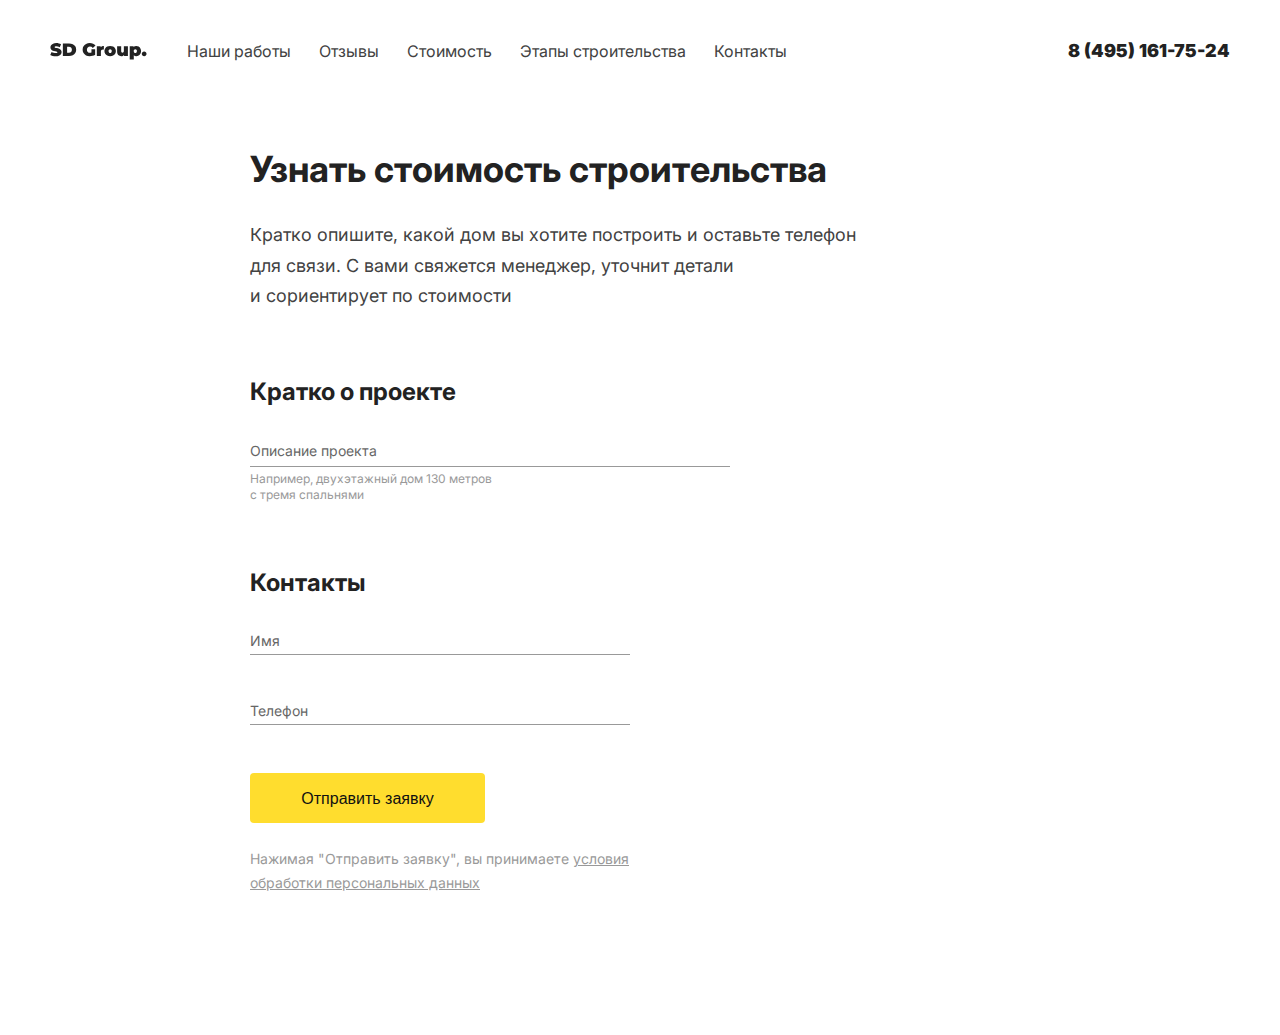
<file: form.html>
<!DOCTYPE html>
<html lang="en">

<head>
    <meta charset="UTF-8">
    <meta http-equiv="X-UA-Compatible" content="IE=edge">
    <meta name="viewport" content="width=device-width, initial-scale=1.0">
    <title>Главная</title>
    <link rel="stylesheet" href="https://unpkg.com/swiper/swiper-bundle.min.css" />
    <link rel="stylesheet" href="assets/css/style.css">
</head>

<body>
    <div class="wrapper">
        <header class="header">
            <div class="container">
                <div class="header__inner">
                    <div class="header__left">
                        <a class="header__logo" href="#">
                            <svg width="97" height="17" viewBox="0 0 97 17" fill="none" xmlns="http://www.w3.org/2000/svg">
                                <path d="M5.724 13.288C4.68 13.288 3.66 13.174 2.664 12.946C1.68 12.706 0.87 12.388 0.234 11.992L1.602 8.896C2.202 9.244 2.874 9.526 3.618 9.742C4.362 9.946 5.076 10.048 5.76 10.048C6.348 10.048 6.768 9.994 7.02 9.886C7.272 9.766 7.398 9.592 7.398 9.364C7.398 9.1 7.23 8.902 6.894 8.77C6.57 8.638 6.03 8.494 5.274 8.338C4.302 8.134 3.492 7.918 2.844 7.69C2.196 7.45 1.632 7.066 1.152 6.538C0.672 5.998 0.432 5.272 0.432 4.36C0.432 3.568 0.654 2.848 1.098 2.2C1.542 1.552 2.202 1.042 3.078 0.669999C3.966 0.297999 5.04 0.112 6.3 0.112C7.164 0.112 8.01 0.207999 8.838 0.399999C9.678 0.579999 10.416 0.849999 11.052 1.21L9.774 4.288C8.538 3.664 7.368 3.352 6.264 3.352C5.172 3.352 4.626 3.616 4.626 4.144C4.626 4.396 4.788 4.588 5.112 4.72C5.436 4.84 5.97 4.972 6.714 5.116C7.674 5.296 8.484 5.506 9.144 5.746C9.804 5.974 10.374 6.352 10.854 6.88C11.346 7.408 11.592 8.128 11.592 9.04C11.592 9.832 11.37 10.552 10.926 11.2C10.482 11.836 9.816 12.346 8.928 12.73C8.052 13.102 6.984 13.288 5.724 13.288ZM12.8561 0.399999H19.0661C20.4701 0.399999 21.7061 0.657999 22.7741 1.174C23.8541 1.678 24.6881 2.404 25.2761 3.352C25.8761 4.3 26.1761 5.416 26.1761 6.7C26.1761 7.984 25.8761 9.1 25.2761 10.048C24.6881 10.996 23.8541 11.728 22.7741 12.244C21.7061 12.748 20.4701 13 19.0661 13H12.8561V0.399999ZM18.8861 9.688C19.7981 9.688 20.5241 9.43 21.0641 8.914C21.6161 8.386 21.8921 7.648 21.8921 6.7C21.8921 5.752 21.6161 5.02 21.0641 4.504C20.5241 3.976 19.7981 3.712 18.8861 3.712H17.1041V9.688H18.8861ZM41.4577 6.358H45.1477V11.686C44.4037 12.202 43.5397 12.598 42.5557 12.874C41.5717 13.15 40.6057 13.288 39.6577 13.288C38.3137 13.288 37.1077 13.012 36.0397 12.46C34.9717 11.896 34.1317 11.116 33.5197 10.12C32.9197 9.112 32.6197 7.972 32.6197 6.7C32.6197 5.428 32.9197 4.294 33.5197 3.298C34.1317 2.29 34.9777 1.51 36.0577 0.957999C37.1497 0.394 38.3797 0.112 39.7477 0.112C40.9837 0.112 42.0877 0.321999 43.0597 0.741999C44.0437 1.15 44.8597 1.75 45.5077 2.542L42.7897 4.936C41.9977 4.012 41.0557 3.55 39.9637 3.55C39.0277 3.55 38.2837 3.832 37.7317 4.396C37.1797 4.96 36.9037 5.728 36.9037 6.7C36.9037 7.648 37.1737 8.41 37.7137 8.986C38.2657 9.562 38.9977 9.85 39.9097 9.85C40.4497 9.85 40.9657 9.748 41.4577 9.544V6.358ZM50.7016 4.216C51.4216 3.388 52.4836 2.974 53.8876 2.974V6.574C53.5636 6.526 53.2636 6.502 52.9876 6.502C51.5956 6.502 50.8996 7.21 50.8996 8.626V13H46.8316V3.154H50.7016V4.216ZM60.1547 13.18C59.0627 13.18 58.0787 12.964 57.2027 12.532C56.3387 12.088 55.6607 11.482 55.1687 10.714C54.6767 9.934 54.4307 9.052 54.4307 8.068C54.4307 7.084 54.6767 6.208 55.1687 5.44C55.6607 4.66 56.3387 4.054 57.2027 3.622C58.0787 3.19 59.0627 2.974 60.1547 2.974C61.2587 2.974 62.2427 3.19 63.1067 3.622C63.9827 4.054 64.6607 4.66 65.1407 5.44C65.6327 6.208 65.8787 7.084 65.8787 8.068C65.8787 9.052 65.6327 9.934 65.1407 10.714C64.6607 11.482 63.9827 12.088 63.1067 12.532C62.2427 12.964 61.2587 13.18 60.1547 13.18ZM60.1547 10.012C60.6227 10.012 61.0067 9.844 61.3067 9.508C61.6067 9.16 61.7567 8.68 61.7567 8.068C61.7567 7.456 61.6067 6.982 61.3067 6.646C61.0067 6.31 60.6227 6.142 60.1547 6.142C59.6867 6.142 59.3027 6.31 59.0027 6.646C58.7027 6.982 58.5527 7.456 58.5527 8.068C58.5527 8.68 58.7027 9.16 59.0027 9.508C59.3027 9.844 59.6867 10.012 60.1547 10.012ZM77.916 3.154V13H74.046V12.064C73.686 12.436 73.266 12.718 72.786 12.91C72.306 13.09 71.796 13.18 71.256 13.18C70.008 13.18 69.006 12.802 68.25 12.046C67.494 11.278 67.116 10.126 67.116 8.59V3.154H71.184V7.888C71.184 8.56 71.292 9.04 71.508 9.328C71.724 9.616 72.042 9.76 72.462 9.76C72.858 9.76 73.188 9.604 73.452 9.292C73.716 8.968 73.848 8.464 73.848 7.78V3.154H77.916ZM86.2903 2.974C87.1543 2.974 87.9463 3.184 88.6663 3.604C89.3983 4.012 89.9743 4.606 90.3943 5.386C90.8263 6.166 91.0423 7.066 91.0423 8.086C91.0423 9.106 90.8263 10.006 90.3943 10.786C89.9743 11.554 89.3983 12.148 88.6663 12.568C87.9463 12.976 87.1543 13.18 86.2903 13.18C85.1983 13.18 84.3643 12.898 83.7883 12.334V16.492H79.7203V3.154H83.5903V3.964C84.1783 3.304 85.0783 2.974 86.2903 2.974ZM85.3183 10.012C85.7863 10.012 86.1703 9.844 86.4703 9.508C86.7703 9.172 86.9203 8.698 86.9203 8.086C86.9203 7.474 86.7703 7 86.4703 6.664C86.1703 6.316 85.7863 6.142 85.3183 6.142C84.8503 6.142 84.4663 6.316 84.1663 6.664C83.8663 7 83.7163 7.474 83.7163 8.086C83.7163 8.698 83.8663 9.172 84.1663 9.508C84.4663 9.844 84.8503 10.012 85.3183 10.012ZM94.1598 13.18C93.4758 13.18 92.9058 12.964 92.4498 12.532C92.0058 12.088 91.7838 11.524 91.7838 10.84C91.7838 10.156 92.0058 9.604 92.4498 9.184C92.9058 8.752 93.4758 8.536 94.1598 8.536C94.8438 8.536 95.4078 8.752 95.8518 9.184C96.3078 9.604 96.5358 10.156 96.5358 10.84C96.5358 11.524 96.3078 12.088 95.8518 12.532C95.4078 12.964 94.8438 13.18 94.1598 13.18Z" fill="#222222"/>
                            </svg>
                        </a>
                        <nav class="header__nav nav">
                            <ul>
                                <li class="nav__item"><a href="index.html "> Наши работы</a></li>
                                <li class="nav__item"><a href="index.html "> Отзывы</a></li>
                                <li class="nav__item"><a href="index.html "> Стоимость</a></li>
                                <li class="nav__item"><a href="index.html "> Этапы строительства</a></li>
                                <li class="nav__item"><a href="index.html "> Контакты</a></li>
                            </ul>
                            <div class="nav-mob">
                                <p>
                                    <svg width="30" height="30" viewBox="0 0 24 24" fill="none" xmlns="http://www.w3.org/2000/svg">
                                        <path d="M7.79991 2H16.1999C19.3999 2 21.9999 4.6 21.9999 7.8V16.2C21.9999 17.7383 21.3888 19.2135 20.3011 20.3012C19.2134 21.3889 17.7382 22 16.1999 22H7.79991C4.59991 22 1.99991 19.4 1.99991 16.2V7.8C1.99991 6.26174 2.61098 4.78649 3.69869 3.69878C4.7864 2.61107 6.26165 2 7.79991 2ZM7.59991 4C6.64513 4 5.72945 4.37928 5.05432 5.05442C4.37919 5.72955 3.99991 6.64522 3.99991 7.6V16.4C3.99991 18.39 5.60991 20 7.59991 20H16.3999C17.3547 20 18.2704 19.6207 18.9455 18.9456C19.6206 18.2705 19.9999 17.3548 19.9999 16.4V7.6C19.9999 5.61 18.3899 4 16.3999 4H7.59991ZM17.2499 5.5C17.5814 5.5 17.8994 5.6317 18.1338 5.86612C18.3682 6.10054 18.4999 6.41848 18.4999 6.75C18.4999 7.08152 18.3682 7.39946 18.1338 7.63388C17.8994 7.8683 17.5814 8 17.2499 8C16.9184 8 16.6004 7.8683 16.366 7.63388C16.1316 7.39946 15.9999 7.08152 15.9999 6.75C15.9999 6.41848 16.1316 6.10054 16.366 5.86612C16.6004 5.6317 16.9184 5.5 17.2499 5.5ZM11.9999 7C13.326 7 14.5978 7.52678 15.5354 8.46447C16.4731 9.40215 16.9999 10.6739 16.9999 12C16.9999 13.3261 16.4731 14.5979 15.5354 15.5355C14.5978 16.4732 13.326 17 11.9999 17C10.6738 17 9.40206 16.4732 8.46437 15.5355C7.52669 14.5979 6.99991 13.3261 6.99991 12C6.99991 10.6739 7.52669 9.40215 8.46437 8.46447C9.40206 7.52678 10.6738 7 11.9999 7ZM11.9999 9C11.2043 9 10.4412 9.31607 9.87859 9.87868C9.31598 10.4413 8.99991 11.2044 8.99991 12C8.99991 12.7956 9.31598 13.5587 9.87859 14.1213C10.4412 14.6839 11.2043 15 11.9999 15C12.7956 15 13.5586 14.6839 14.1212 14.1213C14.6838 13.5587 14.9999 12.7956 14.9999 12C14.9999 11.2044 14.6838 10.4413 14.1212 9.87868C13.5586 9.31607 12.7956 9 11.9999 9Z" fill="#424242"/>
                                    </svg>
                                </p>
                                <a class="nav__phone" href="tel:84951617524">8 (495) 161-75-24</a>
                                <p class="nav__time ">Работаем ежедневно с 9:00 до 18:00</p>
                                <button class="nav__btn">Рассчитать стоимость</button>
                                <p class="nav__agree">© 2021, «СД-ГРУПП». Все права защищены</p>
                                <p class="nav__info">Разработка и продвижение — Libre</p>

                            </div>
                        </nav>
                    </div>
                    <div class="header__burger">
                        <span></span>
                    </div>
                    <a class="header__phone" href="tel:84951617524">8 (495) 161-75-24</a>
                </div>
            </div>
        </header>

        <div class="contact-modal">
            <div class="container">
                <div class="contact-modal__inner">
                    <h2 class="contact-modal__title">Узнать стоимость строительства</h2>
                    <p class="contact-modal__desc">Кратко опишите, какой дом вы хотите построить и оставьте телефон <br> для связи. С вами свяжется менеджер, уточнит детали <br> и сориентирует по стоимости</p>
                    <form action="#" id="form">
                        <p class="contact-modal__label">Кратко о проекте</p>
                        <div class="contact-modal__group">
                            <label for="about-project">Описание проекта</label>
                            <textarea id="about-project" style="min-height:30px" rows="1" type="text" placeholder="Описание проекта"></textarea>
                            <p class="contact-modal__hint">Например, двухэтажный дом 130 метров <br> с тремя спальнями</p>
                            <p class="contact-modal__error about-project">Не введено описание</p>
                        </div>

                        <p class="contact-modal__label">Контакты</p>
                        <div class="contact-modal__group">
                            <label for="name">Имя</label>
                            <input id="name" type="text" placeholder="Имя">
                            <p class="contact-modal__error name">Не введено имя</p>
                        </div>

                        <div class="contact-modal__group">
                            <label for="tel">Телефон</label>
                            <input id="tel" type="tel" placeholder="Телефон">
                            <p class="contact-modal__error tel">Не введено теефон</p>
                        </div>






                        <button type="submit" class="contact-modal__btn">Отправить заявку</button>
                        <p class="contact-modal__agree">Нажимая "Отправить заявку", вы принимаете <span onclick="openAgreeModal()">условия <br> обработки персональных данных</span> </p>
                    </form>
                </div>
            </div>
        </div>

        <div class="thanks">
            <div class="container">
                <div class="thanks__inner">
                    <h2 class="thanks__title">Спасибо!</h2>
                    <p class="thanks__desc">Мы свяжемся с вами в самое <br> ближайшее время!</p>
                </div>
            </div>
        </div>
    </div>

    <div class="modal-bg"></div>





    <div class="agree-modal">
        <button class="agree-modal__close-btn" onclick="closeContactModal()">
            <svg width="20" height="20" viewBox="0 0 20 20" fill="none" xmlns="http://www.w3.org/2000/svg">
                <path d="M20 2.01429L17.9857 0L10 7.98571L2.01429 0L0 2.01429L7.98571 10L0 17.9857L2.01429 20L10 12.0143L17.9857 20L20 17.9857L12.0143 10L20 2.01429Z" fill="#222222"/>
            </svg>
        </button>
        <h2 class="agree-modal__title">Согласие на обработку персональных данных </h2>
        <p class="agree-modal__desc">
            Настоящим в соответствии с Федеральным законом № 152-ФЗ «О персональных данных» от 27.07.2006 года свободно, своей волей и в своем интересе выражаю свое безусловное согласие на обработку моих персональных данных Общество с ограниченной ответственностью
            "Эверест", зарегистрированным в соответствии с законодательством РФ по адресу: 392000, г. Тамбов, ул. Интернациональная 16б, офис 212 (далее по тексту - Оператор). Персональные данные - любая информация, относящаяся к определенному или определяемому
            на основании такой информации физическому лицу. Настоящее Согласие выдано мною на обработку следующих персональных данных: - Имя; - Фамилия; - Телефон; - E-mail; - Комментарий. Согласие дано Оператору для совершения следующих действий с моими
            персональными данными с использованием средств автоматизации и/или без использования таких средств: сбор, систематизация, накопление, хранение, уточнение (обновление, изменение), использование, обезличивание, а также осуществление любых иных
            действий, предусмотренных действующим законодательством РФ как неавтоматизированными, так и автоматизированными способами. Данное согласие дается Оператору для обработки моих персональных данных в следующих целях: - предоставление мне услуг/работ;
            - направление в мой адрес уведомлений, касающихся предоставляемых услуг/работ; - подготовка и направление ответов на мои запросы; - направление в мой адрес информации, в том числе рекламной, о мероприятиях/товарах/услугах/работах Оператора.
            Настоящее согласие действует до момента его отзыва путем направления соответствующего уведомления на электронный адрес info@everest-media.ru. В случае отзыва мною согласия на обработку персональных данных Оператор вправе продолжить обработку
            персональных данных без моего согласия при наличии оснований, указанных в пунктах 2 – 11 части 1 статьи 6, части 2 статьи 10 и части 2 статьи 11 Федерального закона №152-ФЗ «О персональных данных» от 27.06.2006 г.
        </p>
    </div>

    <script src="assets/js/jquery.min.js"></script>
    <script src="assets/js/autosize.min.js"></script>
    <script src="assets/js/jquery.maskedinput.min.js"></script>
    <script src="https://unpkg.com/swiper/swiper-bundle.min.js"></script>
    <script src="assets/js/index.js"></script>

</body>

</html>
</file>
<file: assets/css/style.css>
@import url("https://fonts.googleapis.com/css2?family=Inter:wght@400;700;900&display=swap");
* {
  margin: 0;
  padding: 0;
  box-sizing: border-box;
}

body {
  font-family: Inter, sans-serif;
  color: #424242;
}

h1,
h2,
h3,
h4,
h5,
h6,
p,
img {
  margin: 0;
  padding: 0;
}

a {
  color: inherit;
  text-decoration: none;
  transition: 0.4s;
}

a:hover {
  opacity: 0.7;
}

button {
  cursor: pointer;
  border: none;
  outline: none;
  box-sizing: border-box;
  transition: 0.3s;
  display: flex;
  display: -webkit-box;
  display: -webkit-flex;
  display: -ms-flexbox;
  align-items: center;
  -webkit-box-align: center;
  -webkit-align-items: center;
  -ms-flex-align: center;
  justify-content: center;
}

ul,
li {
  margin: 0;
  padding: 0;
  list-style: none;
}

.wrapper {
  max-width: 100%;
  margin: 0 auto;
}

.container {
  width: 1200px;
  margin: 0 auto;
  padding: 0 10px;
}

.header {
  padding: 40px 0;
}
.header__inner {
  display: flex;
  display: -webkit-box;
  display: -webkit-flex;
  display: -ms-flexbox;
  justify-content: space-between;
  -webkit-box-pack: justify;
  -webkit-justify-content: space-between;
  -ms-flex-pack: justify;
  align-items: center;
  -webkit-box-align: center;
  -webkit-align-items: center;
  -ms-flex-align: center;
}
.header__logo {
  display: flex;
  display: -webkit-box;
  display: -webkit-flex;
  display: -ms-flexbox;
  align-items: center;
  -webkit-box-align: center;
  -webkit-align-items: center;
  -ms-flex-align: center;
  margin-right: 40px;
}
.header__left {
  display: flex;
  display: -webkit-box;
  display: -webkit-flex;
  display: -ms-flexbox;
  align-items: center;
  -webkit-box-align: center;
  -webkit-align-items: center;
  -ms-flex-align: center;
}
.header .nav ul {
  display: flex;
  display: -webkit-box;
  display: -webkit-flex;
  display: -ms-flexbox;
  align-items: center;
  -webkit-box-align: center;
  -webkit-align-items: center;
  -ms-flex-align: center;
  font-size: 16px;
  line-height: 19px;
  font-weight: normal;
}
.header .nav__item {
  margin-right: 28px;
}
.header .nav-mob {
  display: none;
}
.header__phone {
  font-weight: 900;
  font-size: 18px;
  line-height: 22px;
  color: #222222;
}
.header__burger {
  display: none;
}

.main {
  padding-top: 40px;
  padding-bottom: 90px;
}
.main__inner {
  display: flex;
  display: -webkit-box;
  display: -webkit-flex;
  display: -ms-flexbox;
  justify-content: space-between;
  -webkit-box-pack: justify;
  -webkit-justify-content: space-between;
  -ms-flex-pack: justify;
}
.main__title {
  font-weight: bold;
  font-size: 36px;
  line-height: 150%;
  color: #222222;
  margin-top: 30px;
}
.main__list {
  margin-top: 23px;
  font-weight: normal;
  font-size: 18px;
  line-height: 22px;
}
.main__list-item {
  margin-bottom: 16px;
  padding-left: 32px;
  position: relative;
}
.main__list-item::after {
  content: "";
  position: absolute;
  left: 0;
  top: 50%;
  transform: translateY(-50%);
  width: 24px;
  height: 24px;
  background-image: url(../images/check.svg);
}
.main__btn {
  margin-top: 40px;
  background: #FFDD2E;
  border-radius: 4px;
  font-weight: normal;
  font-size: 16px;
  line-height: 19px;
  color: #111111;
  width: 240px;
  height: 50px;
  transition: 0.3s;
}
.main__btn:hover {
  background: #FACC29;
}
.main__img {
  border-radius: 100px 0 100px 0;
}
.main__img img {
  width: 100%;
  display: block;
}

.our-job {
  background: #fafafa;
  padding: 90px 0;
}
.our-job__title {
  font-weight: bold;
  font-size: 30px;
  line-height: 140%;
  color: #222222;
}
.our-job .swiper-container {
  margin-top: 40px;
  position: relative;
}
.our-job .swiper-slide {
  display: flex;
  display: -webkit-box;
  display: -webkit-flex;
  display: -ms-flexbox;
}
.our-job__img {
  width: 678px;
  margin-right: 50px;
}
.our-job__img img {
  width: 100%;
}
.our-job__slide-title {
  font-weight: bold;
  font-size: 18px;
  line-height: 170%;
  color: #222222;
}
.our-job__price {
  font-weight: normal;
  font-size: 18px;
  line-height: 170%;
  margin-top: 16px;
}
.our-job .swiper-pagination {
  font-weight: normal;
  font-size: 18px;
  line-height: 170%;
  font-feature-settings: 'tnum' on, 'lnum' on;
  width: 40px;
  position: absolute;
  right: 370px;
  bottom: 7px;
  left: unset;
}
.our-job .swiper-button-next {
  bottom: 0;
  top: unset;
  right: 330px;
}
.our-job .swiper-button-next::after {
  display: none;
}
.our-job .swiper-button-next.swiper-button-disabled {
  opacity: 1;
}
.our-job .swiper-button-next.swiper-button-disabled svg path {
  fill: #c7c7c7;
}
.our-job .swiper-button-prev {
  bottom: 0;
  top: unset;
  left: unset;
  right: 420px;
}
.our-job .swiper-button-prev::after {
  display: none;
}
.our-job .swiper-button-prev.swiper-button-disabled {
  opacity: 1;
}
.our-job .swiper-button-prev.swiper-button-disabled svg path {
  fill: #c7c7c7;
}

.feedback {
  padding: 90px 0;
}
.feedback__title {
  font-weight: bold;
  font-size: 30px;
  line-height: 140%;
  color: #222222;
}
.feedback .swiper-container {
  margin-top: 40px;
  position: relative;
}
.feedback .swiper-slide {
  display: flex;
  display: -webkit-box;
  display: -webkit-flex;
  display: -ms-flexbox;
}
.feedback__video {
  position: relative;
  width: 678px;
  margin-right: 50px;
}
.feedback__video video, .feedback__video img {
  width: 100%;
}
.feedback__play-btn {
  position: absolute;
  top: 50%;
  left: 50%;
  transform: translate(-50%, -50%);
  background-color: inherit;
  transition: 0.4s;
}
.feedback__play-btn:hover {
  opacity: 0.7;
}
.feedback__slide-title {
  font-weight: bold;
  font-size: 18px;
  line-height: 170%;
  color: #222222;
}
.feedback__desc {
  font-weight: normal;
  font-size: 18px;
  line-height: 170%;
  margin-top: 16px;
}
.feedback .swiper-pagination {
  font-weight: normal;
  font-size: 18px;
  line-height: 170%;
  font-feature-settings: 'tnum' on, 'lnum' on;
  width: 40px;
  position: absolute;
  right: 370px;
  bottom: 7px;
  left: unset;
}
.feedback .swiper-button-next {
  bottom: 0;
  top: unset;
  right: 330px;
}
.feedback .swiper-button-next::after {
  display: none;
}
.feedback .swiper-button-next.swiper-button-disabled {
  opacity: 1;
}
.feedback .swiper-button-next.swiper-button-disabled svg path {
  fill: #c7c7c7;
}
.feedback .swiper-button-prev {
  bottom: 0;
  top: unset;
  left: unset;
  right: 420px;
}
.feedback .swiper-button-prev::after {
  display: none;
}
.feedback .swiper-button-prev.swiper-button-disabled {
  opacity: 1;
}
.feedback .swiper-button-prev.swiper-button-disabled svg path {
  fill: #c7c7c7;
}

.price {
  background: #fafafa;
  padding: 90px 0;
}
.price__title {
  font-weight: bold;
  font-size: 30px;
  line-height: 140%;
  color: #222222;
}
.price__desc {
  font-weight: normal;
  font-size: 18px;
  line-height: 170%;
  margin-top: 14px;
}
.price__table {
  margin-top: 10px;
  width: 100%;
  font-weight: normal;
  font-size: 18px;
  line-height: 24px;
  color: #222222;
}
.price__table-row {
  padding: 18px 0;
  display: flex;
  display: -webkit-box;
  display: -webkit-flex;
  display: -ms-flexbox;
  justify-content: space-between;
  -webkit-box-pack: justify;
  -webkit-justify-content: space-between;
  -ms-flex-pack: justify;
  align-items: center;
  -webkit-box-align: center;
  -webkit-align-items: center;
  -ms-flex-align: center;
  border-bottom: 1px solid #E2E2E2;
}
.price__table-row.price__table-head {
  font-weight: bold;
  line-height: 170%;
  color: #424242;
  border-bottom: 1px solid #222222;
}
.price__table-right {
  margin-right: 20%;
  display: flex;
  display: -webkit-box;
  display: -webkit-flex;
  display: -ms-flexbox;
}
.price__table-right span {
  width: 110px;
  display: block;
  margin-left: 110px;
}
.price__bottom {
  display: flex;
  display: -webkit-box;
  display: -webkit-flex;
  display: -ms-flexbox;
  justify-content: space-between;
  -webkit-box-pack: justify;
  -webkit-justify-content: space-between;
  -ms-flex-pack: justify;
  margin-top: 30px;
  padding-right: 11%;
}
.price__item-title {
  font-style: normal;
  font-weight: bold;
  font-size: 18px;
  line-height: 170%;
  color: #424242;
}
.price__item-desc {
  font-weight: normal;
  font-size: 18px;
  line-height: 170%;
  color: #424242;
  margin-top: 3px;
}

.stage {
  padding: 90px 0;
}
.stage__title {
  font-weight: bold;
  font-size: 30px;
  line-height: 140%;
  color: #222222;
}
.stage__items {
  margin-top: 50px;
}
.stage__item:not(:last-child) {
  margin-bottom: 40px;
}
.stage__item-title {
  font-weight: bold;
  font-size: 18px;
  line-height: 170%;
  color: #222222;
  display: flex;
  display: -webkit-box;
  display: -webkit-flex;
  display: -ms-flexbox;
  align-items: center;
  -webkit-box-align: center;
  -webkit-align-items: center;
  -ms-flex-align: center;
  margin-bottom: 30px;
}
.stage__item-title span {
  font-weight: bold;
  font-size: 18px;
  line-height: 32px;
  text-align: center;
  color: #FFFFFF;
  width: 32px;
  height: 32px;
  background: #46D55D;
  display: block;
  border-radius: 100%;
  margin-right: 10px;
  flex-shrink: 0;
}
.stage__item-li {
  padding-left: 34px;
  position: relative;
  font-weight: normal;
  font-size: 18px;
  line-height: 28px;
  color: #424242;
}
.stage__item-li .blue {
  color: #4277FF;
}
.stage__item-li:not(:last-child) {
  margin-bottom: 18px;
}
.stage__item-li::before {
  content: "";
  position: absolute;
  width: 12px;
  height: 12px;
  background-color: #E2E2E2;
  border-radius: 100%;
  left: 9px;
  top: 7px;
  transform: translateY(0%);
}

.questions {
  background: #fafafa;
  padding: 90px 0 65px;
}
.questions__title {
  font-weight: bold;
  font-size: 30px;
  margin-bottom: 20px;
  line-height: 140%;
  color: #222222;
}
.questions__item {
  padding: 25px 0;
  border-bottom: 1px solid #E2E2E2;
}
.questions__item:last-child {
  border-bottom: none;
}
.questions__show {
  font-weight: normal;
  font-size: 18px;
  line-height: 170%;
  color: #222222;
  display: flex;
  display: -webkit-box;
  display: -webkit-flex;
  display: -ms-flexbox;
  justify-content: space-between;
  -webkit-box-pack: justify;
  -webkit-justify-content: space-between;
  -ms-flex-pack: justify;
  align-items: center;
  -webkit-box-align: center;
  -webkit-align-items: center;
  -ms-flex-align: center;
  cursor: pointer;
}
.questions__btn--active {
  transform: rotate(180deg);
}
.questions__hidden {
  font-weight: normal;
  font-size: 18px;
  line-height: 170%;
  margin-top: 20px;
  display: none;
  padding-right: 8%;
}

.contacts {
  padding: 90px 0;
}
.contacts__title {
  font-weight: bold;
  font-size: 30px;
  line-height: 140%;
  color: #222222;
}
.contacts__phone {
  font-weight: bold;
  font-size: 24px;
  line-height: 170%;
  color: #424242;
  margin-top: 30px;
  display: block;
}
.contacts__address {
  margin-top: 10px;
  font-weight: normal;
  font-size: 18px;
  line-height: 170%;
  color: #424242;
}
.contacts__btn {
  background: #FFDD2E;
  border-radius: 4px;
  font-family: Inter;
  font-weight: normal;
  font-size: 16px;
  line-height: 19px;
  color: #111111;
  width: 240px;
  height: 50px;
  transition: 0.3s;
  margin-right: 55px;
}
.contacts__btn:hover {
  background: #FACC29;
}
.contacts__bottom {
  margin-top: 40px;
  display: flex;
  display: -webkit-box;
  display: -webkit-flex;
  display: -ms-flexbox;
  align-items: center;
  -webkit-box-align: center;
  -webkit-align-items: center;
  -ms-flex-align: center;
}
.contacts__persons {
  display: flex;
  display: -webkit-box;
  display: -webkit-flex;
  display: -ms-flexbox;
  align-items: center;
  -webkit-box-align: center;
  -webkit-align-items: center;
  -ms-flex-align: center;
}
.contacts__persons img {
  border-radius: 100%;
  display: block;
}
.contacts__persons img:nth-child(2), .contacts__persons img:nth-child(3) {
  margin-left: -10px;
}
.contacts__time {
  font-weight: normal;
  font-size: 14px;
  line-height: 140%;
  margin-left: 15px;
  color: #424242;
}
.contacts__persons--mob {
  display: none;
}
.contacts__time--mob {
  display: none;
}

.footer__top {
  padding-top: 35px;
  border-top: 1px solid #E2E2E2;
  display: flex;
  display: -webkit-box;
  display: -webkit-flex;
  display: -ms-flexbox;
  justify-content: space-between;
  -webkit-box-pack: justify;
  -webkit-justify-content: space-between;
  -ms-flex-pack: justify;
}
.footer__logo {
  display: flex;
  display: -webkit-box;
  display: -webkit-flex;
  display: -ms-flexbox;
  align-items: center;
  -webkit-box-align: center;
  -webkit-align-items: center;
  -ms-flex-align: center;
  margin-right: 40px;
}
.footer__inn {
  font-weight: normal;
  font-size: 12px;
  line-height: 200%;
  color: #424242;
  margin-top: 17px;
}
.footer__item {
  font-weight: normal;
  font-size: 16px;
  line-height: 19px;
  color: #424242;
}
.footer__item a:not(:last-child) {
  margin-bottom: 16px;
}
.footer__item a {
  display: block;
}
.footer__item .footer__dekstop-hide {
  display: none;
}
.footer__instagram {
  display: flex;
  display: -webkit-box;
  display: -webkit-flex;
  display: -ms-flexbox;
  align-items: center;
  -webkit-box-align: center;
  -webkit-align-items: center;
  -ms-flex-align: center;
}
.footer__instagram svg {
  margin-right: 8px;
}
.footer__bottom {
  display: flex;
  display: -webkit-box;
  display: -webkit-flex;
  display: -ms-flexbox;
  align-items: center;
  -webkit-box-align: center;
  -webkit-align-items: center;
  -ms-flex-align: center;
  justify-content: space-between;
  -webkit-box-pack: justify;
  -webkit-justify-content: space-between;
  -ms-flex-pack: justify;
  font-weight: normal;
  font-size: 12px;
  line-height: 170%;
  color: #999999;
  margin-top: 40px;
  padding-bottom: 50px;
}

.modal-bg {
  width: 100%;
  height: 100vh;
  position: fixed;
  top: 0;
  left: 0;
  background-color: rgba(0, 0, 0, 0.7);
  z-index: 100;
  display: none;
}
.modal-bg.modal-bg--active {
  display: block;
}

.feedback-modal {
  position: fixed;
  top: 50%;
  left: 50%;
  transform: translate(-50%, -50%);
  z-index: 200;
  display: none;
  width: 1000px;
  height: 600px;
}
.feedback-modal iframe {
  width: 100%;
  height: 100%;
}
.feedback-modal.feedback-modal--active {
  display: block;
}
.feedback-modal__close-btn {
  position: absolute;
  right: -25px;
  top: -25px;
  background-color: #fff;
  border-radius: 100%;
  width: 20px;
  height: 20px;
}

.agree-modal {
  border-radius: 4px;
  background-color: #fff;
  width: 1200px;
  position: fixed;
  top: 50%;
  left: 50%;
  transform: translate(-50%, -50%);
  padding: 40px 20px;
  z-index: 200;
  font-size: 16px;
  line-height: 170%;
  display: none;
}
.agree-modal.agree-modal--active {
  display: block;
}
.agree-modal__close-btn {
  position: absolute;
  right: 15px;
  top: 15px;
  background-color: inherit;
}
.agree-modal__title {
  font-size: 30px;
  margin-bottom: 20px;
}

.thanks {
  display: none;
  padding-top: 60px;
  text-align: center;
}
.thanks__title {
  font-weight: bold;
  font-size: 45px;
  line-height: 150%;
  color: #222222;
}
.thanks__desc {
  font-size: 30px;
  line-height: 170%;
  color: #424242;
  margin-top: 24px;
}

.contact-modal {
  padding-bottom: 140px;
  padding-top: 40px;
  border-radius: 4px;
  font-size: 16px;
  line-height: 150%;
  color: #424242;
  background-color: #fff;
  margin-left: auto;
  margin-right: auto;
}
.contact-modal__inner {
  width: 780px;
  margin-left: auto;
  margin-right: auto;
}
.contact-modal__close-btn {
  position: absolute;
  right: 15px;
  top: 15px;
  background-color: inherit;
}
.contact-modal__title {
  font-weight: bold;
  font-size: 36px;
  line-height: 150%;
  color: #222222;
}
.contact-modal__desc {
  font-size: 18px;
  line-height: 170%;
  color: #424242;
  margin-top: 24px;
}
.contact-modal__label {
  margin-top: 60px;
  margin-bottom: 24px;
  font-weight: bold;
  font-size: 24px;
  line-height: 170%;
  color: #222222;
}
.contact-modal label {
  font-size: 12px;
  line-height: 16px;
  color: #999999;
  position: absolute;
  left: 0;
  top: 5px;
  display: none;
}
.contact-modal label.active {
  display: inline-block;
  top: -15px;
}
.contact-modal__hint {
  font-size: 12px;
  line-height: 16px;
  color: #999999;
  margin-top: 4px;
}
.contact-modal textarea {
  padding-right: 40px;
  font-family: Inter;
  width: 480px;
  resize: vertical;
  border: none;
  border-bottom: 1px solid #999999;
  outline: none;
  font-size: 14px;
  line-height: 28px;
  color: #222;
  display: flex;
  display: -webkit-box;
  display: -webkit-flex;
  display: -ms-flexbox;
  align-items: flex-end;
  -webkit-box-align: flex-end;
  -webkit-align-items: flex-end;
  -ms-flex-align: flex-end;
}
.contact-modal textarea.input-error {
  border-bottom: 2px solid #BD2D2D;
}
.contact-modal textarea.input-error::placeholder {
  color: #BD2D2D;
}
.contact-modal textarea::placeholder {
  color: #666;
}
.contact-modal input {
  padding-right: 40px;
  font-family: Inter;
  width: 480px;
  height: 28px;
  display: block;
  border: none;
  border-bottom: 1px solid #999999;
  outline: none;
  font-size: 14px;
  line-height: 28px;
  color: #222;
}
.contact-modal input.input-error {
  border-bottom: 2px solid #BD2D2D;
}
.contact-modal input.input-error::placeholder {
  color: #BD2D2D;
}
.contact-modal input:active, .contact-modal input:focus {
  border-bottom: 2px solid #FFDD2E;
}
.contact-modal input::placeholder {
  color: #666;
}
.contact-modal__group {
  position: relative;
}
.contact-modal__error {
  color: #BD2D2D;
  font-size: 12px;
  line-height: 16px;
  display: none;
}
.contact-modal__btn {
  margin-top: 48px;
  margin-bottom: 24px;
  background: #FFDD2E;
  border-radius: 4px;
  font-weight: normal;
  font-size: 16px;
  line-height: 19px;
  color: #111111;
  width: 235px;
  height: 50px;
  transition: 0.3s;
}
.contact-modal__btn:hover {
  background: #FACC29;
}
.contact-modal__agree {
  font-weight: normal;
  font-size: 14px;
  line-height: 170%;
  color: #999999;
}
.contact-modal__agree span {
  text-decoration: underline;
  transition: 0.3s;
}
.contact-modal__agree span:hover {
  cursor: pointer;
  color: #424242;
}
.contact-modal #tel,
.contact-modal #name {
  width: 380px;
}
.contact-modal #tel {
  margin-top: 42px;
}
.contact-modal #about-project {
  margin-bottom: 0;
}

@media (max-width: 1200px) {
  .container {
    width: 960px;
  }

  .header .nav__item {
    margin-right: 15px;
  }

  .main {
    padding: 30px 0 60px;
  }
  .main__img {
    width: 570px;
  }
  .main__title {
    font-size: 30px;
  }
  .main__list {
    font-size: 16px;
  }

  .our-job {
    padding: 40px 0 70px;
  }
  .our-job__title {
    font-size: 25px;
  }
  .our-job__img {
    width: 560px;
  }
  .our-job .swiper-button-prev {
    right: 330px;
  }
  .our-job .swiper-button-next {
    right: 240px;
  }
  .our-job .swiper-pagination {
    right: 280px;
  }
  .our-job__slide-title {
    font-size: 16px;
  }
  .our-job__price {
    font-size: 15px;
  }

  .feedback {
    padding: 40px 0 70px;
  }
  .feedback__title {
    font-size: 25px;
  }
  .feedback__video {
    width: 560px;
  }
  .feedback .swiper-button-prev {
    right: 330px;
  }
  .feedback .swiper-button-next {
    right: 240px;
  }
  .feedback .swiper-pagination {
    right: 280px;
  }
  .feedback__slide-title {
    font-size: 16px;
  }
  .feedback__desc {
    font-size: 15px;
  }

  .price {
    padding: 50px 0;
  }
  .price__title {
    font-size: 25px;
  }
  .price__bottom {
    padding-right: 0;
  }
  .price__table, .price__desc, .price__item-desc, .price__item-title {
    font-size: 16px;
  }

  .stage {
    padding: 50px 0;
  }
  .stage__title {
    font-size: 25px;
  }
  .stage__item-title {
    font-size: 16px;
    margin-bottom: 20px;
  }
  .stage__item-li {
    font-size: 16px;
    margin-bottom: 10px;
  }
  .stage__items {
    margin-top: 30px;
  }
  .stage__item:not(:last-child) {
    margin-bottom: 25px;
  }

  .questions {
    padding: 50px 0 30px;
  }
  .questions__title {
    font-size: 25px;
  }
  .questions__show, .questions__hidden {
    font-size: 16px;
  }

  .contacts {
    padding: 50px 0 55px;
  }
  .contacts__title {
    font-size: 25px;
  }
  .contacts__phone {
    font-size: 22px;
  }
  .contacts__address {
    font-size: 16px;
  }

  .feedback-modal {
    width: 800px;
    height: 400px;
  }

  .agree-modal {
    width: 960px;
    overflow-y: scroll;
    height: 90vh;
  }
}
@media (max-width: 992px) {
  .container {
    width: 720px;
  }

  .header {
    background-color: #fff;
    padding: 20px 0;
    position: fixed;
    top: 0;
    left: 50%;
    transform: translateX(-50%);
    width: 100%;
    z-index: 11;
  }
  .header__logo {
    position: relative;
    z-index: 11;
  }
  .header .nav {
    position: fixed;
    top: 0;
    left: 50%;
    transform: translateX(-50%);
    z-index: 10;
    background-color: #fff;
    top: 60px;
    height: 99.99vh;
    overflow-y: auto;
    transition: all 0.5s ease 0s;
    width: 720px;
    min-height: 260px;
    padding: 20px;
    display: none;
  }
  .header .nav ul {
    display: block;
  }
  .header .nav.nav--active {
    display: block;
  }
  .header .nav__phone {
    display: block;
    font-weight: 900;
    font-size: 18px;
    line-height: 22px;
    color: #222222;
  }
  .header .nav__item {
    margin-bottom: 20px;
    font-weight: bold;
    font-size: 20px;
    line-height: 24px;
    color: #222222;
  }
  .header .nav__btn {
    margin-top: 28px;
    margin-bottom: 32px;
    background: #FFDD2E;
    border-radius: 4px;
    font-weight: normal;
    font-size: 16px;
    line-height: 19px;
    color: #111111;
    width: 320px;
    height: 50px;
    transition: 0.3s;
  }
  .header .nav__btn:hover {
    background: #FACC29;
  }
  .header .nav-mob {
    display: block;
    margin-top: 85px;
  }
  .header .nav__phone {
    margin-top: 10px;
    font-weight: bold;
    font-size: 20px;
    line-height: 170%;
    color: #222222;
  }
  .header .nav__time {
    margin-top: 4px;
    font-size: 12px;
    line-height: 140%;
  }
  .header .nav__agree, .header .nav__info {
    font-weight: normal;
    font-size: 12px;
    line-height: 170%;
    color: #999999;
  }
  .header__phone {
    display: none;
  }
  .header__burger {
    z-index: 11;
    display: block;
    width: 30px;
    height: 20px;
    position: relative;
  }
  .header__burger::before, .header__burger::after {
    content: "";
    position: absolute;
    left: 0;
    background-color: #222;
    width: 100%;
    height: 3px;
    transition: all 0.3s ease 0s;
  }
  .header__burger::after {
    top: 0;
  }
  .header__burger::before {
    bottom: 0;
  }
  .header__burger span {
    width: 100%;
    height: 3px;
    left: 0;
    top: 50%;
    transform: translateY(-50%);
    display: block;
    position: absolute;
    background-color: #222;
    transition: all 0.3s ease 0s;
  }
  .header__burger.header__burger--active::before {
    transform: rotate(45deg);
    bottom: 8px;
  }
  .header__burger.header__burger--active::after {
    transform: rotate(-45deg);
    top: 9px;
  }
  .header__burger.header__burger--active span {
    transform: scale(0);
  }

  .main {
    margin-top: 60px;
    padding-top: 0;
    padding-bottom: 60px;
  }
  .main__img {
    order: -1;
    width: 100%;
  }
  .main__inner {
    flex-wrap: wrap;
    -webkit-flex-wrap: wrap;
    -ms-flex-wrap: wrap;
  }
  .main__title {
    font-size: 27px;
  }
  .main__btn {
    margin-top: 30px;
  }

  .our-job {
    padding-top: 60px;
    padding-bottom: 60px;
  }
  .our-job .container {
    padding-right: 0;
  }
  .our-job__title {
    font-size: 22px;
  }
  .our-job__slide-title {
    margin-top: 15px;
  }
  .our-job__price {
    margin-top: 8px;
  }
  .our-job .swiper-slide {
    flex-direction: column;
    width: 590px !important;
  }
  .our-job .swiper-wrapper {
    transition-duration: 0ms;
  }
  .our-job__img {
    width: 100%;
    margin-right: 0;
  }
  .our-job .swiper-pagination {
    display: none;
  }
  .our-job .swiper-button-next, .our-job .swiper-button-prev {
    display: none;
  }

  .feedback {
    position: relative;
    padding-top: 60px;
    padding-bottom: 60px;
  }
  .feedback .container {
    padding-right: 0;
  }
  .feedback__title {
    font-size: 22px;
  }
  .feedback__slide-title {
    margin-top: 15px;
  }
  .feedback__desc {
    margin-top: 8px;
  }
  .feedback__desc br {
    display: none;
  }
  .feedback .swiper-slide {
    flex-direction: column;
    width: 590px !important;
  }
  .feedback__video {
    width: 100%;
    margin-right: 0;
  }
  .feedback .swiper-pagination {
    display: none;
  }
  .feedback .swiper-button-next, .feedback .swiper-button-prev {
    display: none;
  }

  .price {
    padding: 60px 0;
  }
  .price__title {
    font-size: 22px;
  }
  .price__table-right span {
    margin-left: 40px;
  }
  .price__table-right {
    margin-right: 10%;
  }
  .price__bottom {
    flex-direction: column;
  }
  .price__item:not(:last-child) {
    margin-bottom: 20px;
  }
  .price__item-desc br {
    display: none;
  }

  .stage {
    padding: 60px 0;
  }
  .stage__title {
    font-size: 22px;
  }
  .stage__item-li {
    font-size: 16px;
    margin-bottom: 10px;
    padding-left: 28px;
  }
  .stage__item-li::before {
    top: px;
    left: 5px;
  }
  .stage__item-title span {
    width: 24px;
    height: 24px;
    font-size: 16px;
    line-height: 24px;
  }
  .stage__item:not(:last-child) {
    margin-bottom: 40px;
  }

  .questions {
    padding: 60px 0 40px;
  }
  .questions__title {
    font-size: 22px;
    margin-bottom: 22px;
  }
  .questions__show, .questions__hidden {
    font-size: 16px;
  }
  .questions__item {
    padding: 20px 0;
  }

  .contacts {
    padding: 60px 0;
  }
  .contacts__title {
    font-size: 22px;
  }

  .feedback-modal {
    width: 500px;
    height: 250px;
  }

  .agree-modal {
    width: 720px;
  }
  .agree-modal__title {
    font-size: 22px;
    margin-bottom: 15px;
  }

  .contact-modal {
    padding-top: 80px;
  }
  .contact-modal__inner {
    width: unset;
  }
}
@media (max-width: 768px) {
  .container {
    width: 540px;
    padding: 0 20px;
  }

  .header .nav {
    width: 540px;
  }

  .main__title {
    font-size: 24px;
  }
  .main__img {
    border-radius: 60px 0 60px 0;
  }

  .our-job__title {
    font-size: 20px;
  }
  .our-job .swiper-container {
    margin-top: 20px;
  }
  .our-job .swiper-slide {
    flex-direction: column;
    width: 70% !important;
  }

  .feedback__title {
    font-size: 20px;
  }
  .feedback .swiper-container {
    margin-top: 20px;
  }
  .feedback .swiper-slide {
    flex-direction: column;
    width: 70% !important;
  }

  .price__title {
    font-size: 20px;
  }
  .price__table-row {
    padding: 15px 0;
  }
  .price__table, .price__desc, .price__item-desc, .price__item-title {
    font-size: 16px;
  }
  .price__table-right span {
    margin-left: 30px;
  }
  .price__table-right {
    margin-right: 0;
  }

  .stage__title {
    font-size: 20px;
  }

  .questions__title {
    font-size: 20px;
  }

  .contacts__title {
    font-size: 20px;
  }
  .contacts__phone {
    font-size: 20px;
    margin-top: 20px;
  }
  .contacts__address {
    font-size: 16px;
    margin-top: 8px;
  }
  .contacts__btn {
    margin-right: 0;
  }
  .contacts__bottom {
    flex-direction: column;
    align-items: flex-start;
    -webkit-box-align: flex-start;
    -webkit-align-items: flex-start;
    -ms-flex-align: flex-start;
    margin-top: 32px;
  }
  .contacts__persons {
    display: none;
  }
  .contacts__time {
    display: none;
  }
  .contacts__persons--mob {
    display: flex;
    display: -webkit-box;
    display: -webkit-flex;
    display: -ms-flexbox;
    margin-top: 40px;
  }
  .contacts__time--mob {
    display: block;
    margin-left: 0;
    margin-top: 8px;
  }

  .footer__top {
    flex-direction: column;
    align-items: flex-start;
    -webkit-box-align: flex-start;
    -webkit-align-items: flex-start;
    -ms-flex-align: flex-start;
    padding-top: 60px;
  }
  .footer__logo {
    margin-right: 0;
  }
  .footer__item {
    font-weight: bold;
    font-size: 20px;
    line-height: 24px;
    color: #222222;
    margin-bottom: 0px;
  }
  .footer__item__dekstop-hide {
    display: block;
  }
  .footer__item__mob-hide {
    display: none;
  }
  .footer__item a:not(:last-child) {
    margin-bottom: unset;
  }
  .footer__item a {
    margin-bottom: 20px !important;
  }
  .footer__item a.footer__logo {
    margin-bottom: 40px !important;
  }
  .footer__inn {
    display: none;
  }
  .footer__bottom {
    flex-direction: column;
    align-items: flex-start;
    -webkit-box-align: flex-start;
    -webkit-align-items: flex-start;
    -ms-flex-align: flex-start;
    text-align: center;
    padding-bottom: 60px;
  }
  .footer__instagram span {
    display: none;
  }

  .feedback-modal {
    width: 540px;
    height: 270px;
    left: calc(50% + 20px);
  }

  .agree-modal {
    width: 540px;
  }

  .contact-modal__title {
    font-size: 24px;
  }
  .contact-modal__desc {
    font-size: 16px;
  }
  .contact-modal__desc br {
    display: none;
  }
  .contact-modal__label {
    margin-top: 40px;
    font-size: 20px;
  }
  .contact-modal__agree {
    font-size: 12px;
  }
  .contact-modal #name,
  .contact-modal #tel, .contact-modal textarea {
    width: 100%;
  }
}
@media (max-width: 576px) {
  .container {
    width: 100%;
  }

  .header .nav {
    width: 100%;
  }
  .header .nav__btn {
    width: 100%;
  }

  .price__table-right span {
    width: 80px;
  }
  .price__mob-hidden {
    display: none;
  }

  .our-job .swiper-slide {
    width: 240px !important;
  }
  .our-job__img {
    height: 160px;
  }
  .our-job__img img {
    height: 100%;
  }

  .feedback .swiper-slide {
    width: 240px !important;
  }
  .feedback__video {
    height: 160px;
  }
  .feedback__video img {
    height: 100%;
  }
  .feedback__play-btn {
    width: 48px;
    height: 48px;
  }

  .feedback-modal {
    width: 100%;
    height: 200px;
    left: 50%;
  }

  .agree-modal {
    width: calc( 100% - 30px);
  }
}
</file>
